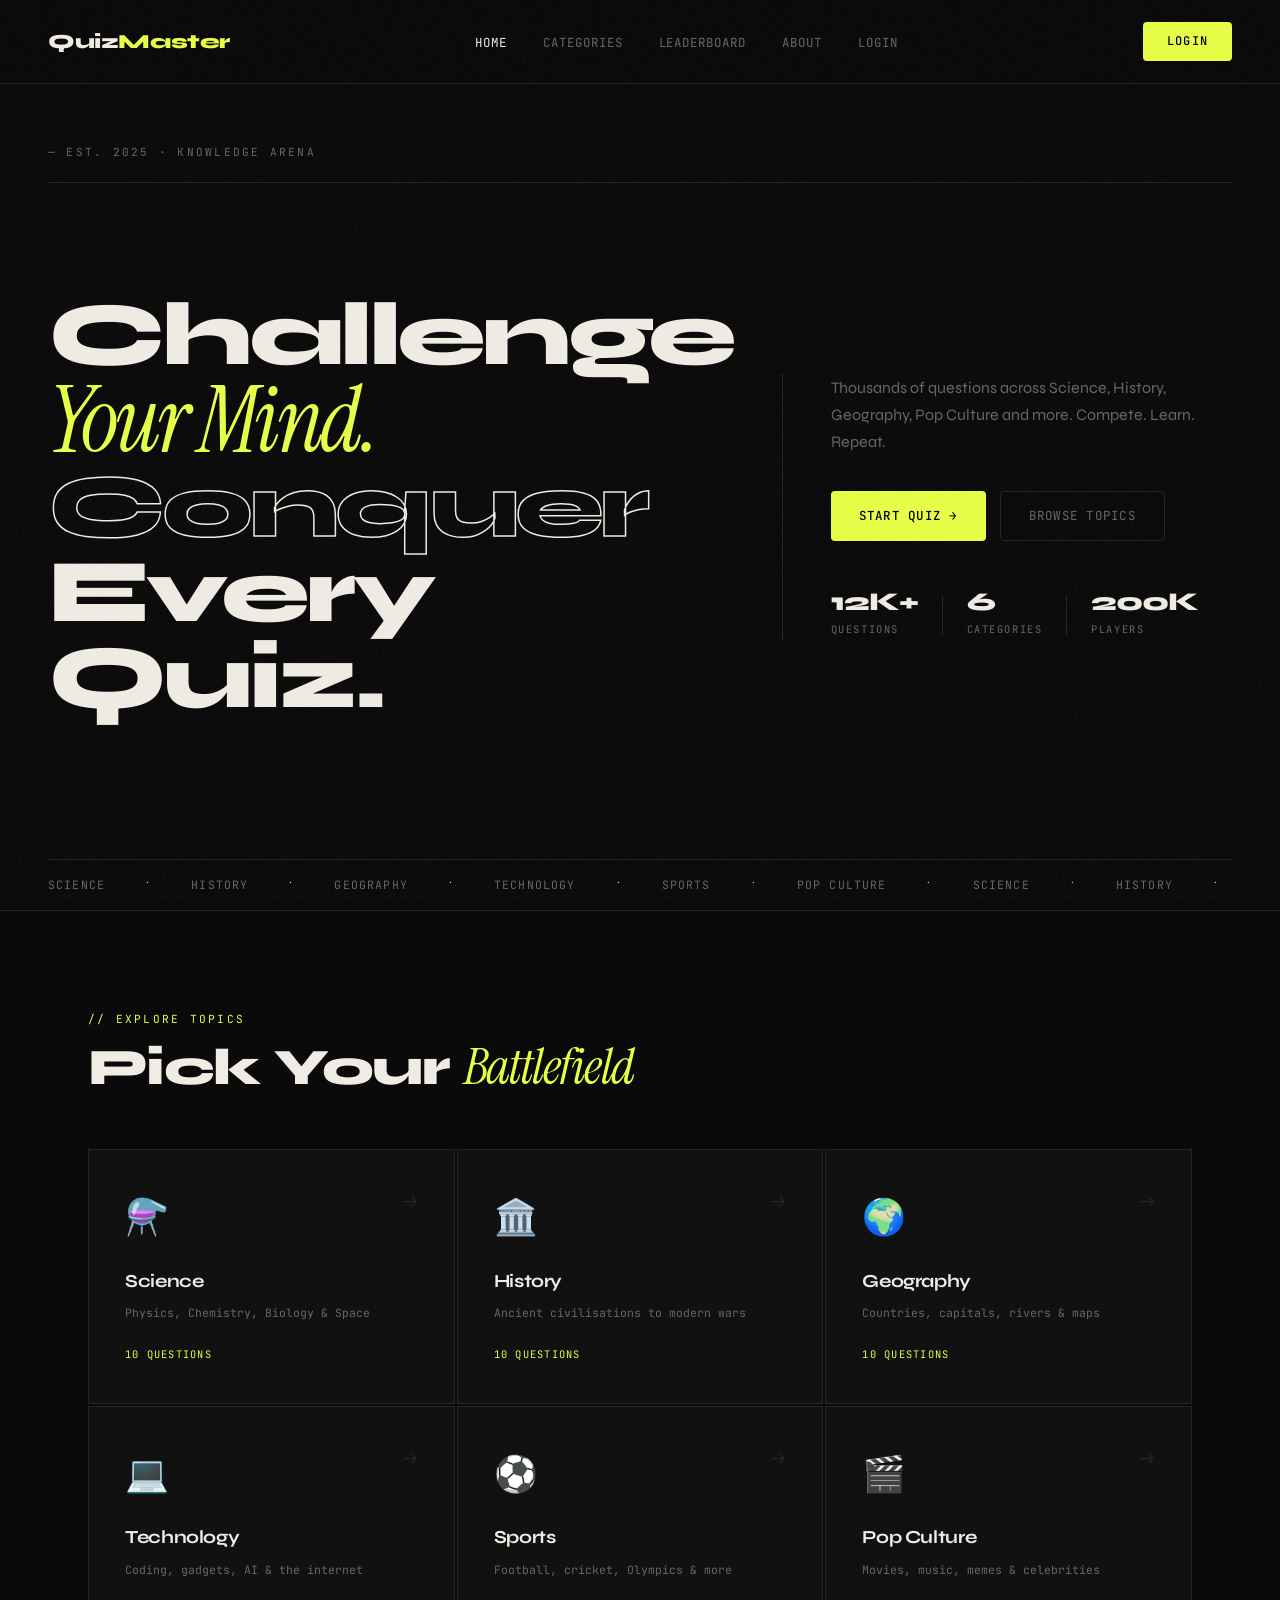
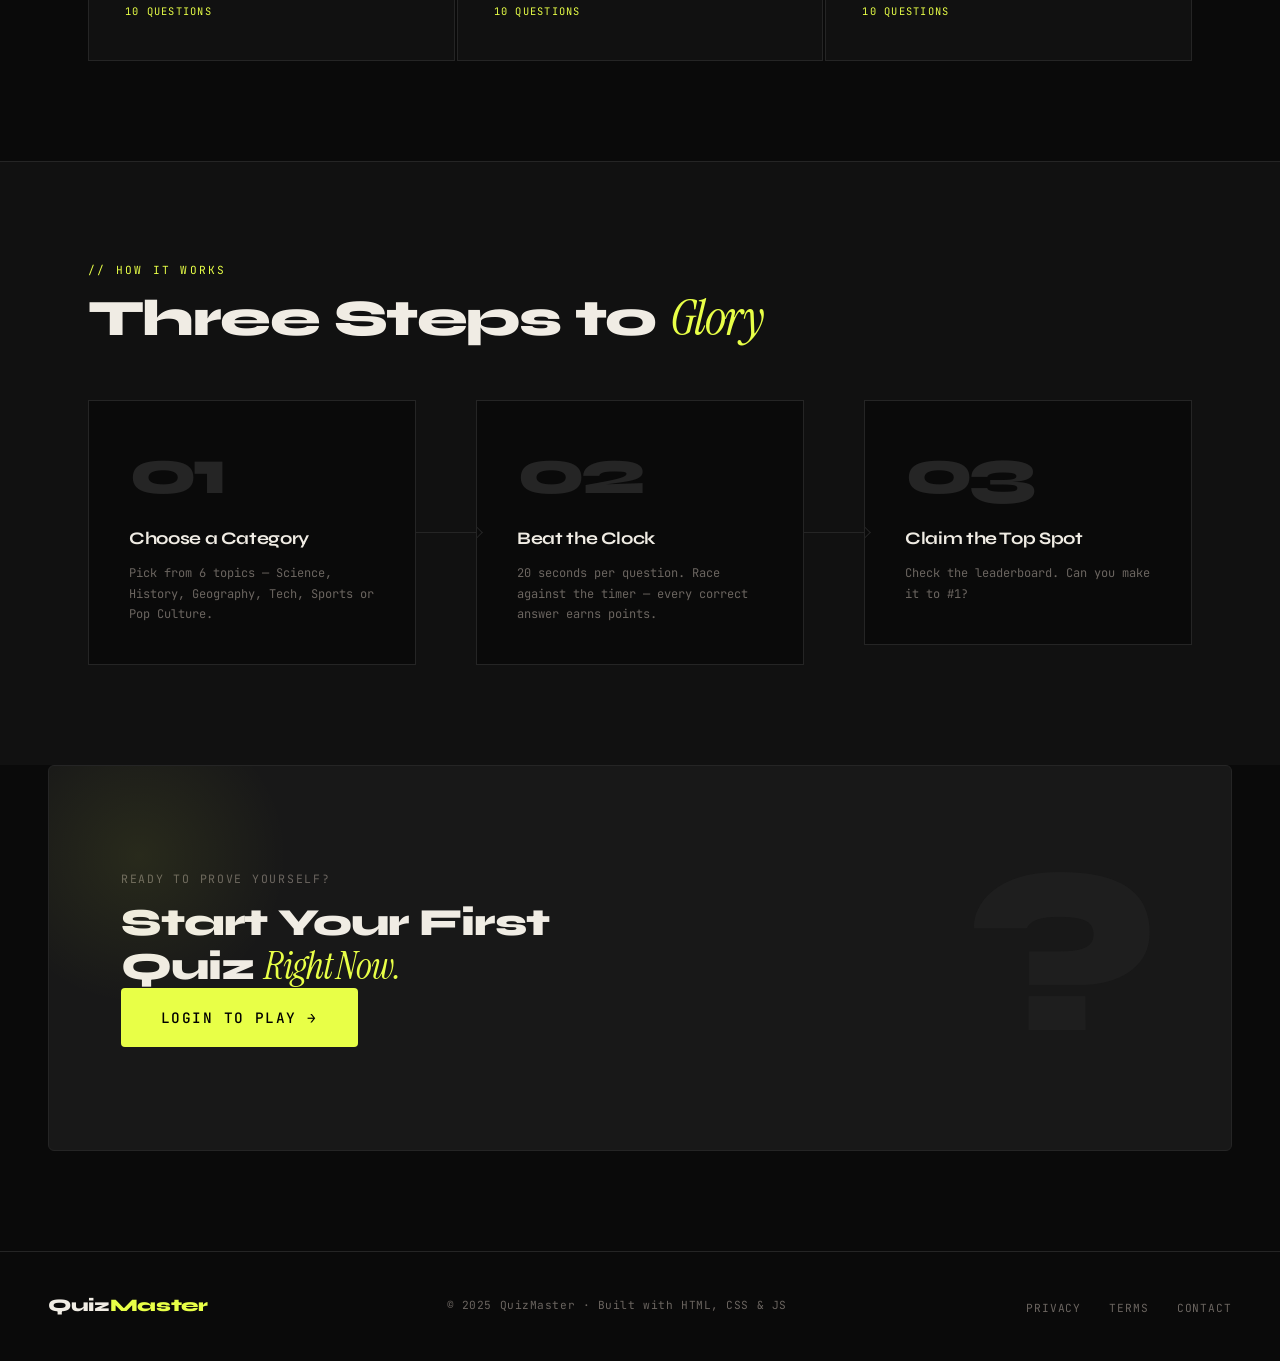
<file: index.html>
<!DOCTYPE html>
<html lang="en">
<head>
  <meta charset="UTF-8"/>
  <meta name="viewport" content="width=device-width, initial-scale=1.0"/>
  <title>QuizMaster — Test Your Knowledge</title>
  <link rel="preconnect" href="https://fonts.googleapis.com">
  <link rel="preconnect" href="https://fonts.gstatic.com" crossorigin>
  <link href="https://fonts.googleapis.com/css2?family=Syne:wght@400;700;800&family=Instrument+Serif:ital@0;1&family=JetBrains+Mono:wght@400;500&display=swap" rel="stylesheet">
  <link rel="stylesheet" href="style.css">
  <link rel="stylesheet" href="index.css">
</head>
<body>

<div class="noise"></div>

<!-- NAVBAR -->
<nav class="navbar">
  <div class="nav-logo">Quiz<span>Master</span></div>
  <ul class="nav-links">
    <li><a href="index.html" class="active">Home</a></li>
    <li><a href="categories.html">Categories</a></li>
    <li><a href="leaderboard.html">Leaderboard</a></li>
    <li><a href="about.html">About</a></li>
    <li><a href="login.html">Login</a></li>
  </ul>
  <a href="login.html" class="nav-cta">Login</a>
</nav>

<!-- ░░ HERO ░░ -->
<section class="hero">
  <div class="hero-tag">— Est. 2025 · Knowledge Arena</div>

  <h1 class="hero-title">
    Challenge<br>
    <em>Your Mind.</em><br>
    <span class="outline-text">Conquer</span><br>
    Every Quiz.
  </h1>

  <div class="hero-right">
    <p class="hero-desc">
      Thousands of questions across Science, History, Geography,
      Pop Culture and more. Compete. Learn. Repeat.
    </p>
    <div class="hero-actions">
      <a href="login.html" class="btn btn-primary">Start Quiz →</a>
      <a href="categories.html" class="btn btn-ghost">Browse Topics</a>
    </div>
    <div class="hero-stats">
      <div class="stat">
        <span class="stat-num">12K+</span>
        <span class="stat-label">Questions</span>
      </div>
      <div class="stat-div"></div>
      <div class="stat">
        <span class="stat-num">6</span>
        <span class="stat-label">Categories</span>
      </div>
      <div class="stat-div"></div>
      <div class="stat">
        <span class="stat-num">200K</span>
        <span class="stat-label">Players</span>
      </div>
    </div>
  </div>
  <div class="ticker-wrap">
    <div class="ticker">
      <span>Science</span><span>·</span>
      <span>History</span><span>·</span>
      <span>Geography</span><span>·</span>
      <span>Technology</span><span>·</span>
      <span>Sports</span><span>·</span>
      <span>Pop Culture</span><span>·</span>
      <span>Science</span><span>·</span>
      <span>History</span><span>·</span>
      <span>Geography</span><span>·</span>
      <span>Technology</span><span>·</span>
      <span>Sports</span><span>·</span>
      <span>Pop Culture</span><span>·</span>
    </div>
  </div>
</section>

<!-- ░░ CATEGORIES PREVIEW ░░ -->
<section class="home-cats" id="categories">
  <div class="home-cats-inner">
    <div class="section-header">
      <p class="section-tag">// explore topics</p>
      <h2 class="section-title">Pick Your <em>Battlefield</em></h2>
    </div>
    <div class="cat-grid">
      <a href="quiz.html?cat=science" class="cat-card" style="--cc:#3a8fff">
        <div class="cat-icon">⚗️</div><h3>Science</h3>
        <p>Physics, Chemistry, Biology &amp; Space</p>
        <span class="cat-count">10 Questions</span><div class="cat-arrow">→</div>
      </a>
      <a href="quiz.html?cat=history" class="cat-card" style="--cc:#ff5c3a">
        <div class="cat-icon">🏛️</div><h3>History</h3>
        <p>Ancient civilisations to modern wars</p>
        <span class="cat-count">10 Questions</span><div class="cat-arrow">→</div>
      </a>
      <a href="quiz.html?cat=geography" class="cat-card" style="--cc:#4cde7f">
        <div class="cat-icon">🌍</div><h3>Geography</h3>
        <p>Countries, capitals, rivers &amp; maps</p>
        <span class="cat-count">10 Questions</span><div class="cat-arrow">→</div>
      </a>
      <a href="quiz.html?cat=technology" class="cat-card" style="--cc:#e8ff47">
        <div class="cat-icon">💻</div><h3>Technology</h3>
        <p>Coding, gadgets, AI &amp; the internet</p>
        <span class="cat-count">10 Questions</span><div class="cat-arrow">→</div>
      </a>
      <a href="quiz.html?cat=sports" class="cat-card" style="--cc:#ff3a7a">
        <div class="cat-icon">⚽</div><h3>Sports</h3>
        <p>Football, cricket, Olympics &amp; more</p>
        <span class="cat-count">10 Questions</span><div class="cat-arrow">→</div>
      </a>
      <a href="quiz.html?cat=popculture" class="cat-card" style="--cc:#c03aff">
        <div class="cat-icon">🎬</div><h3>Pop Culture</h3>
        <p>Movies, music, memes &amp; celebrities</p>
        <span class="cat-count">10 Questions</span><div class="cat-arrow">→</div>
      </a>
    </div>
  </div>
</section>

<!-- ░░ HOW IT WORKS ░░ -->
<section class="how">
  <div class="how-inner">
    <div class="section-header">
      <p class="section-tag">// how it works</p>
      <h2 class="section-title">Three Steps to <em>Glory</em></h2>
    </div>
    <div class="steps">
      <div class="step">
        <div class="step-num">01</div>
        <h3>Choose a Category</h3>
        <p>Pick from 6 topics — Science, History, Geography, Tech, Sports or Pop Culture.</p>
      </div>
      <div class="step-conn"></div>
      <div class="step">
        <div class="step-num">02</div>
        <h3>Beat the Clock</h3>
        <p>20 seconds per question. Race against the timer — every correct answer earns points.</p>
      </div>
      <div class="step-conn"></div>
      <div class="step">
        <div class="step-num">03</div>
        <h3>Claim the Top Spot</h3>
        <p>Check the leaderboard. Can you make it to #1?</p>
      </div>
    </div>
  </div>
</section>

<!-- ░░ CTA BANNER ░░ -->
<section class="cta-banner">
  <div class="cta-inner">
    <p class="cta-sub">Ready to prove yourself?</p>
    <h2 class="cta-title">Start Your First Quiz <em>Right Now.</em></h2>
    <a href="login.html" class="btn btn-primary btn-large">Login to Play →</a>
  </div>
  <div class="cta-deco">?</div>
</section>

<!-- FOOTER -->
<footer class="footer">
  <div class="footer-logo">Quiz<span>Master</span></div>
  <p class="footer-copy">© 2025 QuizMaster · Built with HTML, CSS &amp; JS</p>
  <ul class="footer-links">
    <li><a href="#">Privacy</a></li>
    <li><a href="#">Terms</a></li>
    <li><a href="about.html">Contact</a></li>
  </ul>
</footer>

</body>
</html>
</file>
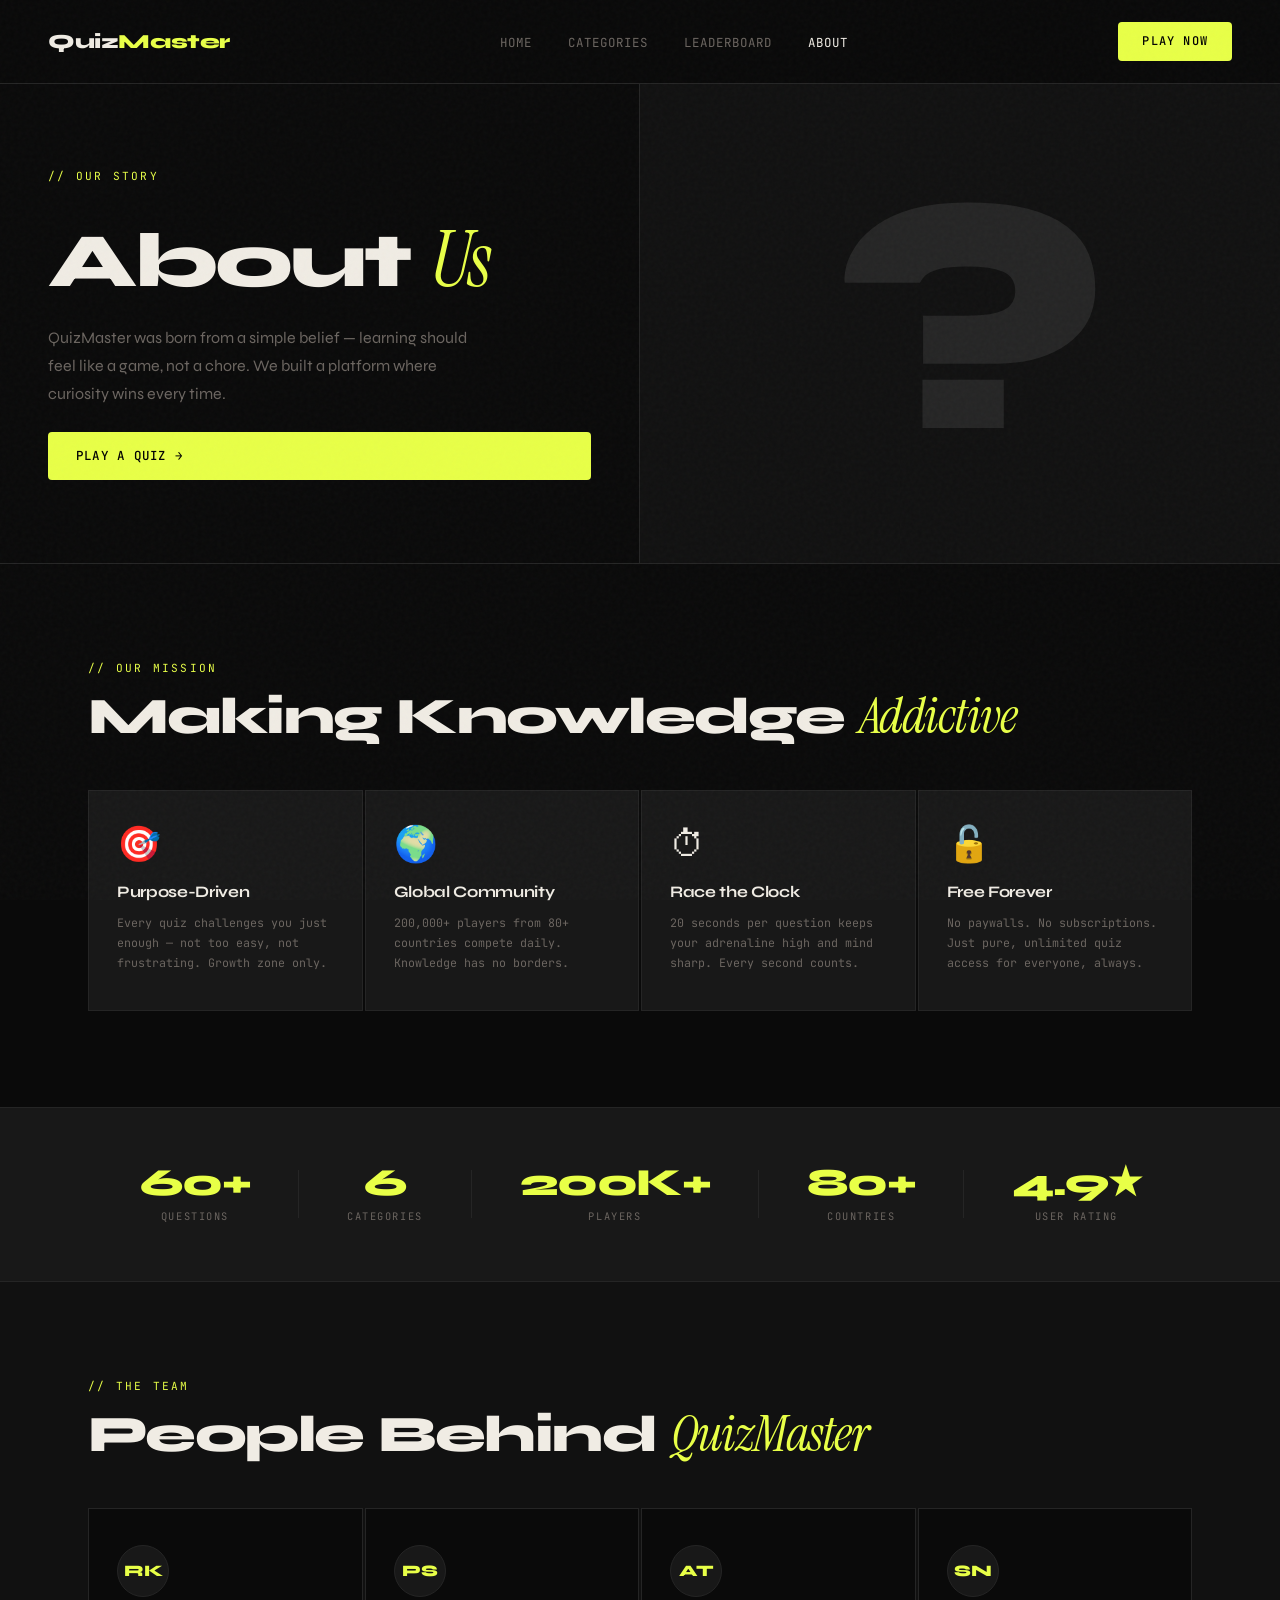
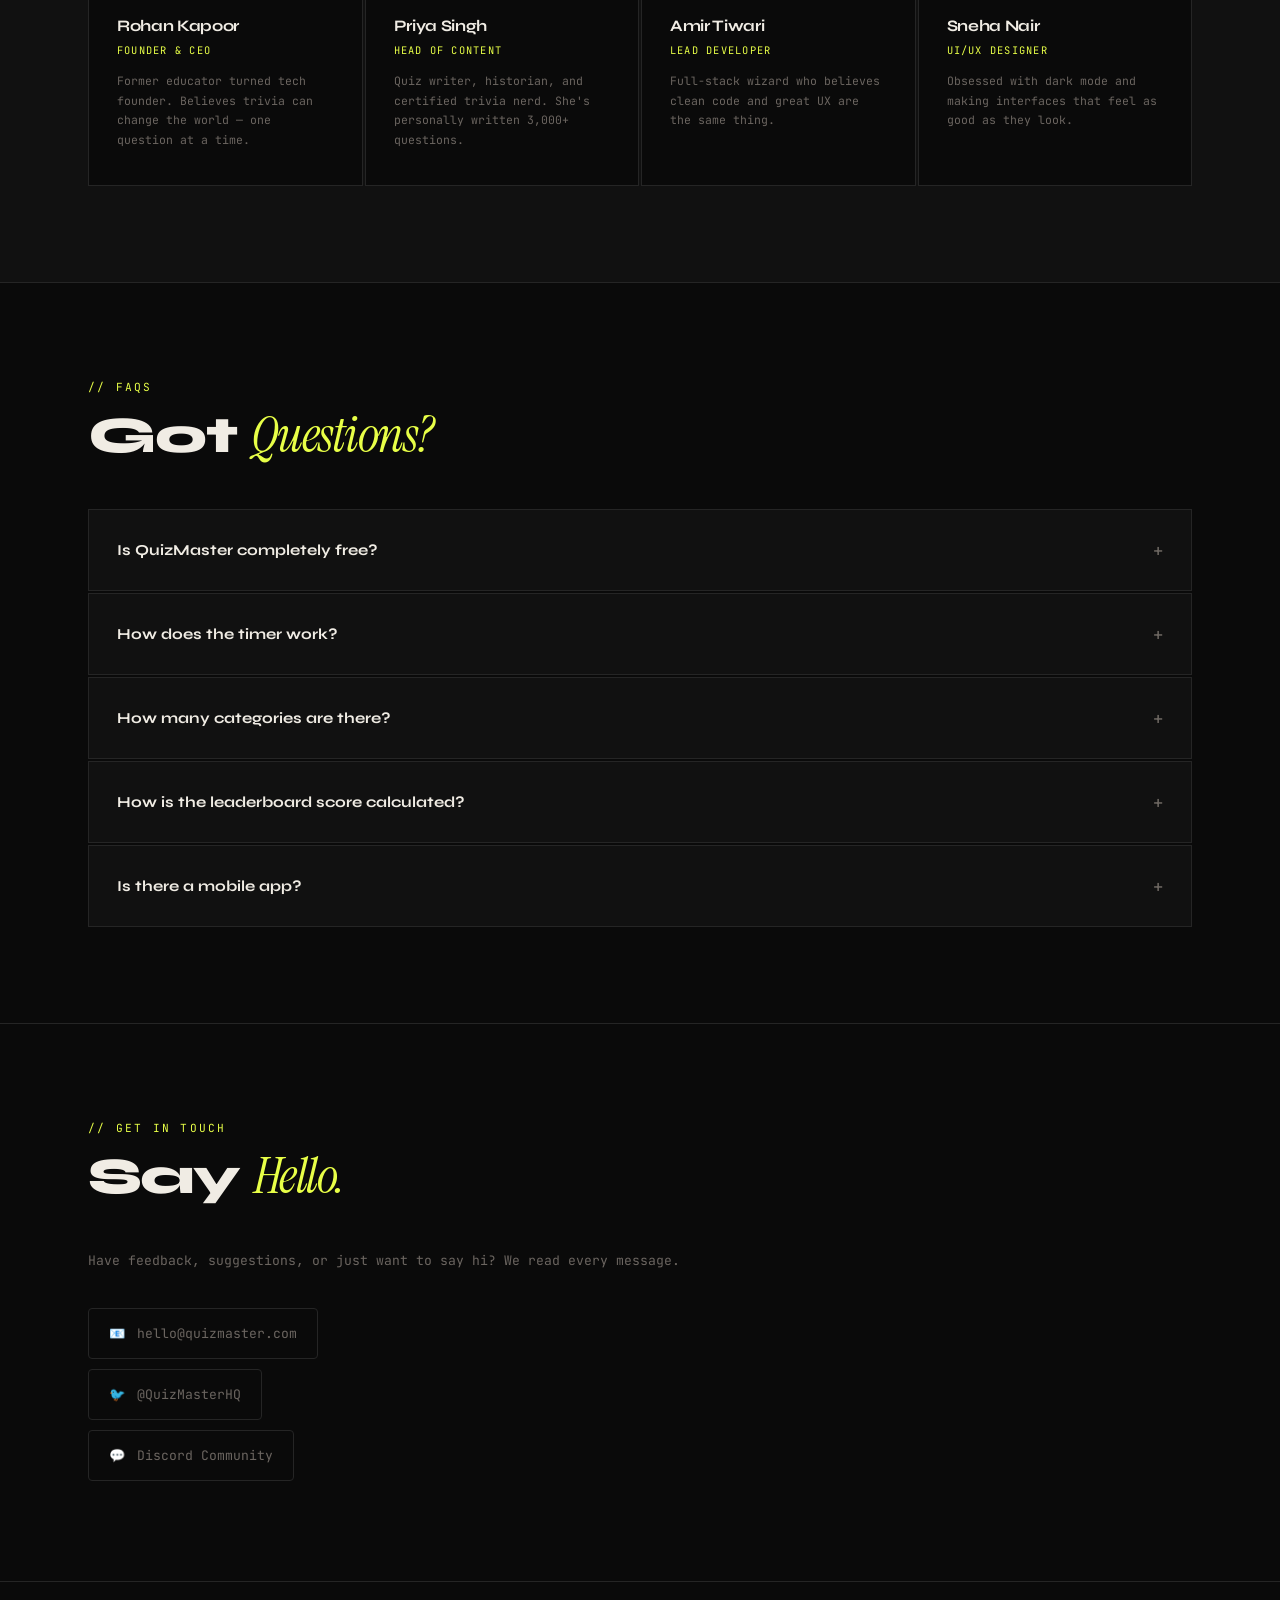
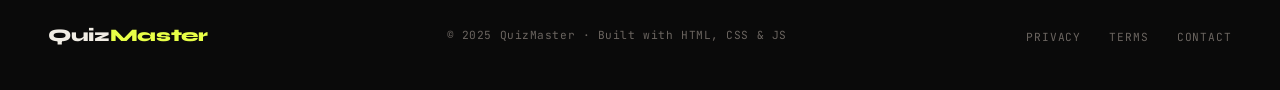
<file: about.html>
<!DOCTYPE html>
<html lang="en">
<head>
  <meta charset="UTF-8"/>
  <meta name="viewport" content="width=device-width, initial-scale=1.0"/>
  <title>About — QuizMaster</title>
  <link rel="preconnect" href="https://fonts.googleapis.com">
  <link rel="preconnect" href="https://fonts.gstatic.com" crossorigin>
  <link href="https://fonts.googleapis.com/css2?family=Syne:wght@400;700;800&family=Instrument+Serif:ital@0;1&family=JetBrains+Mono:wght@400;500&display=swap" rel="stylesheet">
  <link rel="stylesheet" href="style.css">
  <link rel="stylesheet" href="about.css">
</head>
<body>
<div class="noise"></div>

<nav class="navbar">
  <div class="nav-logo">Quiz<span>Master</span></div>
  <ul class="nav-links">
    <li><a href="index.html">Home</a></li>
    <li><a href="categories.html">Categories</a></li>
    <li><a href="leaderboard.html">Leaderboard</a></li>
    <li><a href="about.html" class="active">About</a></li>
  </ul>
  <a href="quiz.html" class="nav-cta">Play Now</a>
</nav>

<!-- HERO -->
<section class="about-hero">
  <div class="ah-left">
    <p class="section-tag">// our story</p>
    <h1 class="page-title">About <em>Us</em></h1>
    <p class="about-intro">
      QuizMaster was born from a simple belief — learning should feel like a game, not a chore.
      We built a platform where curiosity wins every time.
    </p>
    <a href="quiz.html" class="btn btn-primary">Play a Quiz →</a>
  </div>
  <div class="ah-right">
    <div class="big-q">?</div>
  </div>
</section>

<!-- MISSION -->
<section class="about-sec" id="mission-sec">
  <div class="about-inner">
    <p class="section-tag">// our mission</p>
    <h2 class="section-title">Making Knowledge <em>Addictive</em></h2>
    <div class="mission-grid">

      <div class="m-card">
        <span class="m-icon">🎯</span>
        <h3 class="m-title">Purpose-Driven</h3>
        <span class="m-desc">Every quiz challenges you just enough — not too easy, not frustrating. Growth zone only.</span>
      </div>

      <div class="m-card">
        <span class="m-icon">🌍</span>
        <h3 class="m-title">Global Community</h3>
        <span class="m-desc">200,000+ players from 80+ countries compete daily. Knowledge has no borders.</span>
      </div>

      <div class="m-card">
        <span class="m-icon">⏱</span>
        <h3 class="m-title">Race the Clock</h3>
        <span class="m-desc">20 seconds per question keeps your adrenaline high and mind sharp. Every second counts.</span>
      </div>

      <div class="m-card">
        <span class="m-icon">🔓</span>
        <h3 class="m-title">Free Forever</h3>
        <span class="m-desc">No paywalls. No subscriptions. Just pure, unlimited quiz access for everyone, always.</span>
      </div>

    </div>
  </div>
</section>

<!-- STATS STRIP -->
<section class="stats-strip">
  <div class="ss"><span class="ss-num">60+</span><span class="ss-lbl">Questions</span></div>
  <div class="ss-div"></div>
  <div class="ss"><span class="ss-num">6</span><span class="ss-lbl">Categories</span></div>
  <div class="ss-div"></div>
  <div class="ss"><span class="ss-num">200K+</span><span class="ss-lbl">Players</span></div>
  <div class="ss-div"></div>
  <div class="ss"><span class="ss-num">80+</span><span class="ss-lbl">Countries</span></div>
  <div class="ss-div"></div>
  <div class="ss"><span class="ss-num">4.9★</span><span class="ss-lbl">User Rating</span></div>
</section>

<!-- TEAM -->
<section class="about-sec bg-surface">
  <div class="about-inner">
    <p class="section-tag">// the team</p>
    <h2 class="section-title">People Behind <em>QuizMaster</em></h2>
    <div class="team-grid">
      <div class="team-card"><div class="t-av">RK</div><h3>Rohan Kapoor</h3><p class="t-role">Founder &amp; CEO</p><p class="t-bio">Former educator turned tech founder. Believes trivia can change the world — one question at a time.</p></div>
      <div class="team-card"><div class="t-av">PS</div><h3>Priya Singh</h3><p class="t-role">Head of Content</p><p class="t-bio">Quiz writer, historian, and certified trivia nerd. She's personally written 3,000+ questions.</p></div>
      <div class="team-card"><div class="t-av">AT</div><h3>Amir Tiwari</h3><p class="t-role">Lead Developer</p><p class="t-bio">Full-stack wizard who believes clean code and great UX are the same thing.</p></div>
      <div class="team-card"><div class="t-av">SN</div><h3>Sneha Nair</h3><p class="t-role">UI/UX Designer</p><p class="t-bio">Obsessed with dark mode and making interfaces that feel as good as they look.</p></div>
    </div>
  </div>
</section>

<!-- FAQ -->
<section class="about-sec">
  <div class="about-inner">
    <p class="section-tag">// faqs</p>
    <h2 class="section-title">Got <em>Questions?</em></h2>
    <div class="faq-list">
      <details class="faq-item">
        <summary class="faq-q">Is QuizMaster completely free?</summary>
        <p class="faq-a">Yes! QuizMaster is 100% free with no hidden charges, subscriptions, or paywalls.</p>
      </details>
      <details class="faq-item">
        <summary class="faq-q">How does the timer work?</summary>
        <p class="faq-a">Each question has a 20-second countdown. If time runs out, the question is marked as skipped and the correct answer is revealed. A total timer also tracks your full quiz time.</p>
      </details>
      <details class="faq-item">
        <summary class="faq-q">How many categories are there?</summary>
        <p class="faq-a">Currently 6 categories — Science, History, Geography, Technology, Sports, and Pop Culture — each with 10 questions and its own dedicated quiz.</p>
      </details>
      <details class="faq-item">
        <summary class="faq-q">How is the leaderboard score calculated?</summary>
        <p class="faq-a">Scores are based on correct answers, quiz difficulty, and speed. Completing streaks gives bonus multipliers.</p>
      </details>
      <details class="faq-item">
        <summary class="faq-q">Is there a mobile app?</summary>
        <p class="faq-a">Not yet — but our website is fully responsive and works great on mobile browsers. A dedicated app is on our roadmap for 2026.</p>
      </details>
    </div>
  </div>
</section>

<!-- CONTACT -->
<section class="contact-sec">
  <div class="about-inner">
    <p class="section-tag">// get in touch</p>
    <h2 class="section-title">Say <em>Hello.</em></h2>
    <p class="contact-desc">Have feedback, suggestions, or just want to say hi? We read every message.</p>
    <div class="contact-links">
      <a href="mailto:hello@quizmaster.com" class="c-link"><span>📧</span> hello@quizmaster.com</a>
      <a href="#" class="c-link"><span>🐦</span> @QuizMasterHQ</a>
      <a href="#" class="c-link"><span>💬</span> Discord Community</a>
    </div>
  </div>
</section>

<footer class="footer">
  <div class="footer-logo">Quiz<span>Master</span></div>
  <p class="footer-copy">© 2025 QuizMaster · Built with HTML, CSS &amp; JS</p>
  <ul class="footer-links">
    <li><a href="#">Privacy</a></li><li><a href="#">Terms</a></li><li><a href="about.html">Contact</a></li>
  </ul>
</footer>
</body>
</html>
</file>
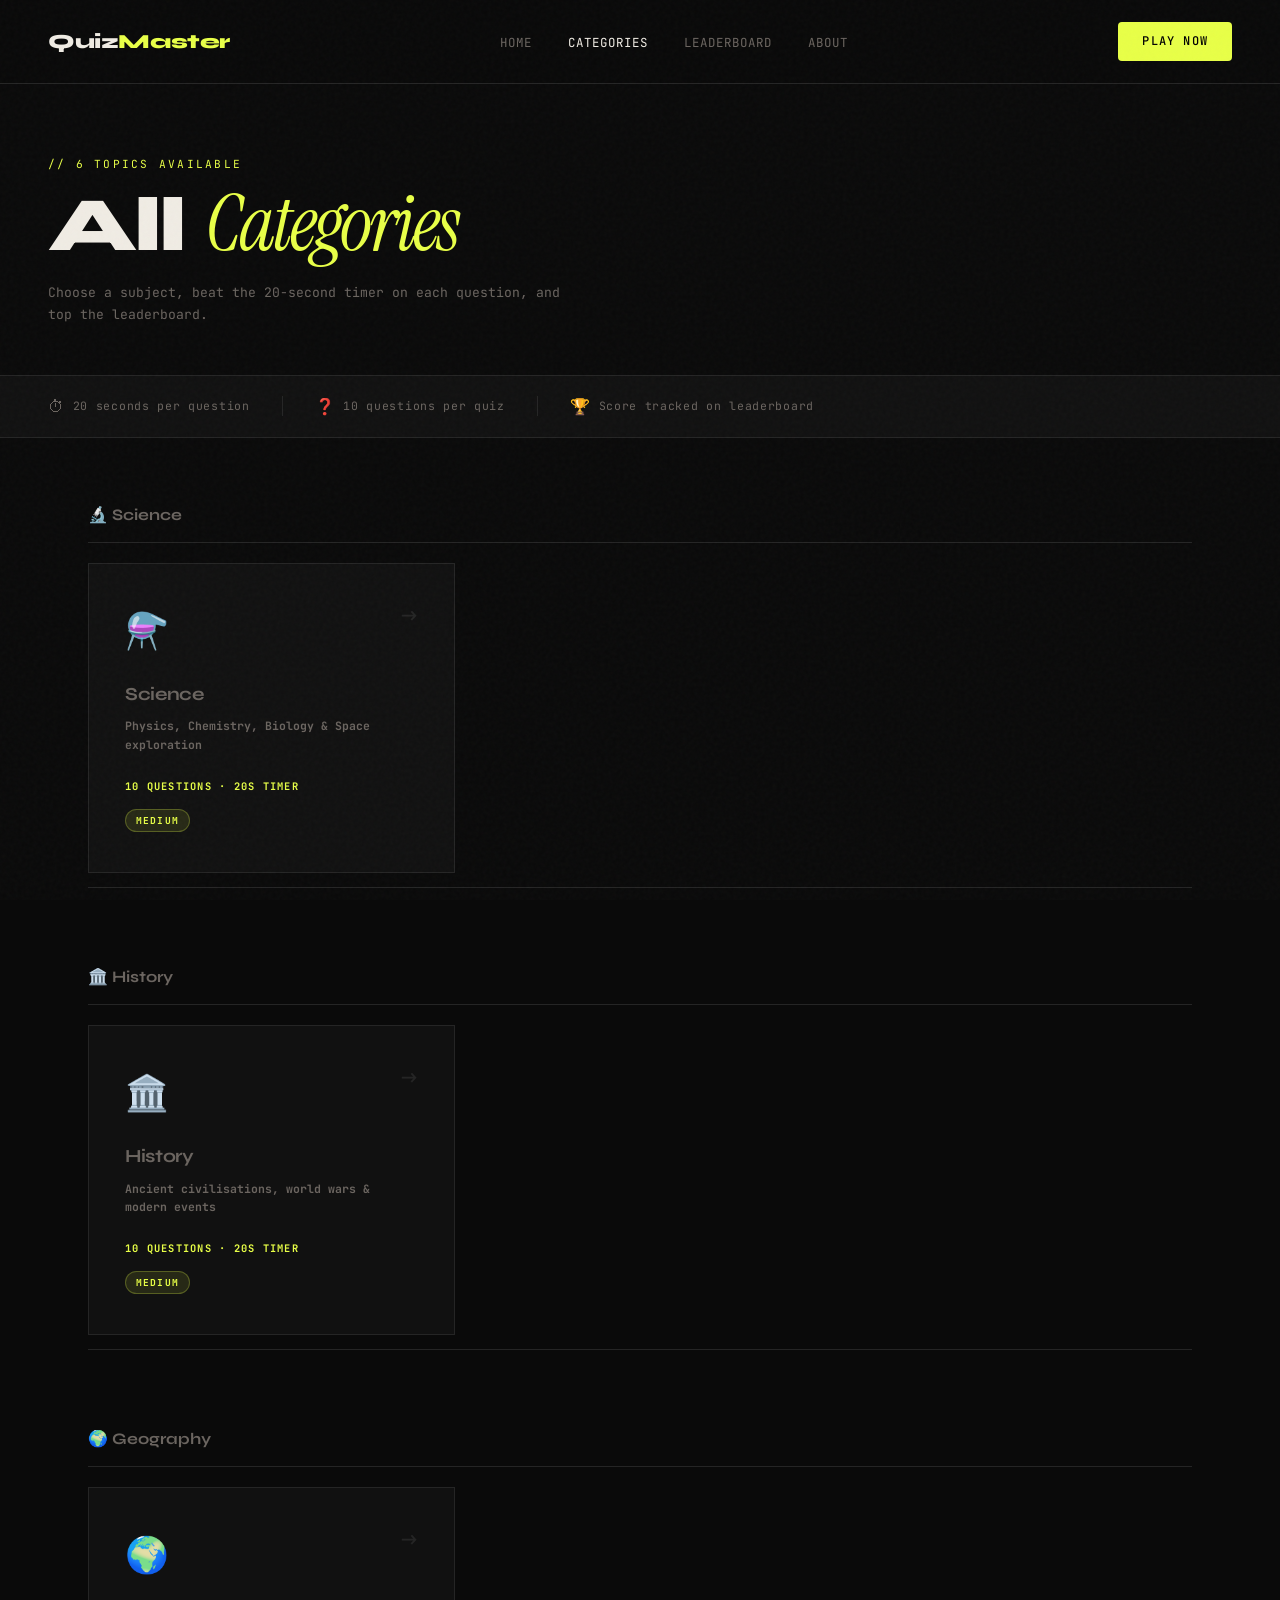
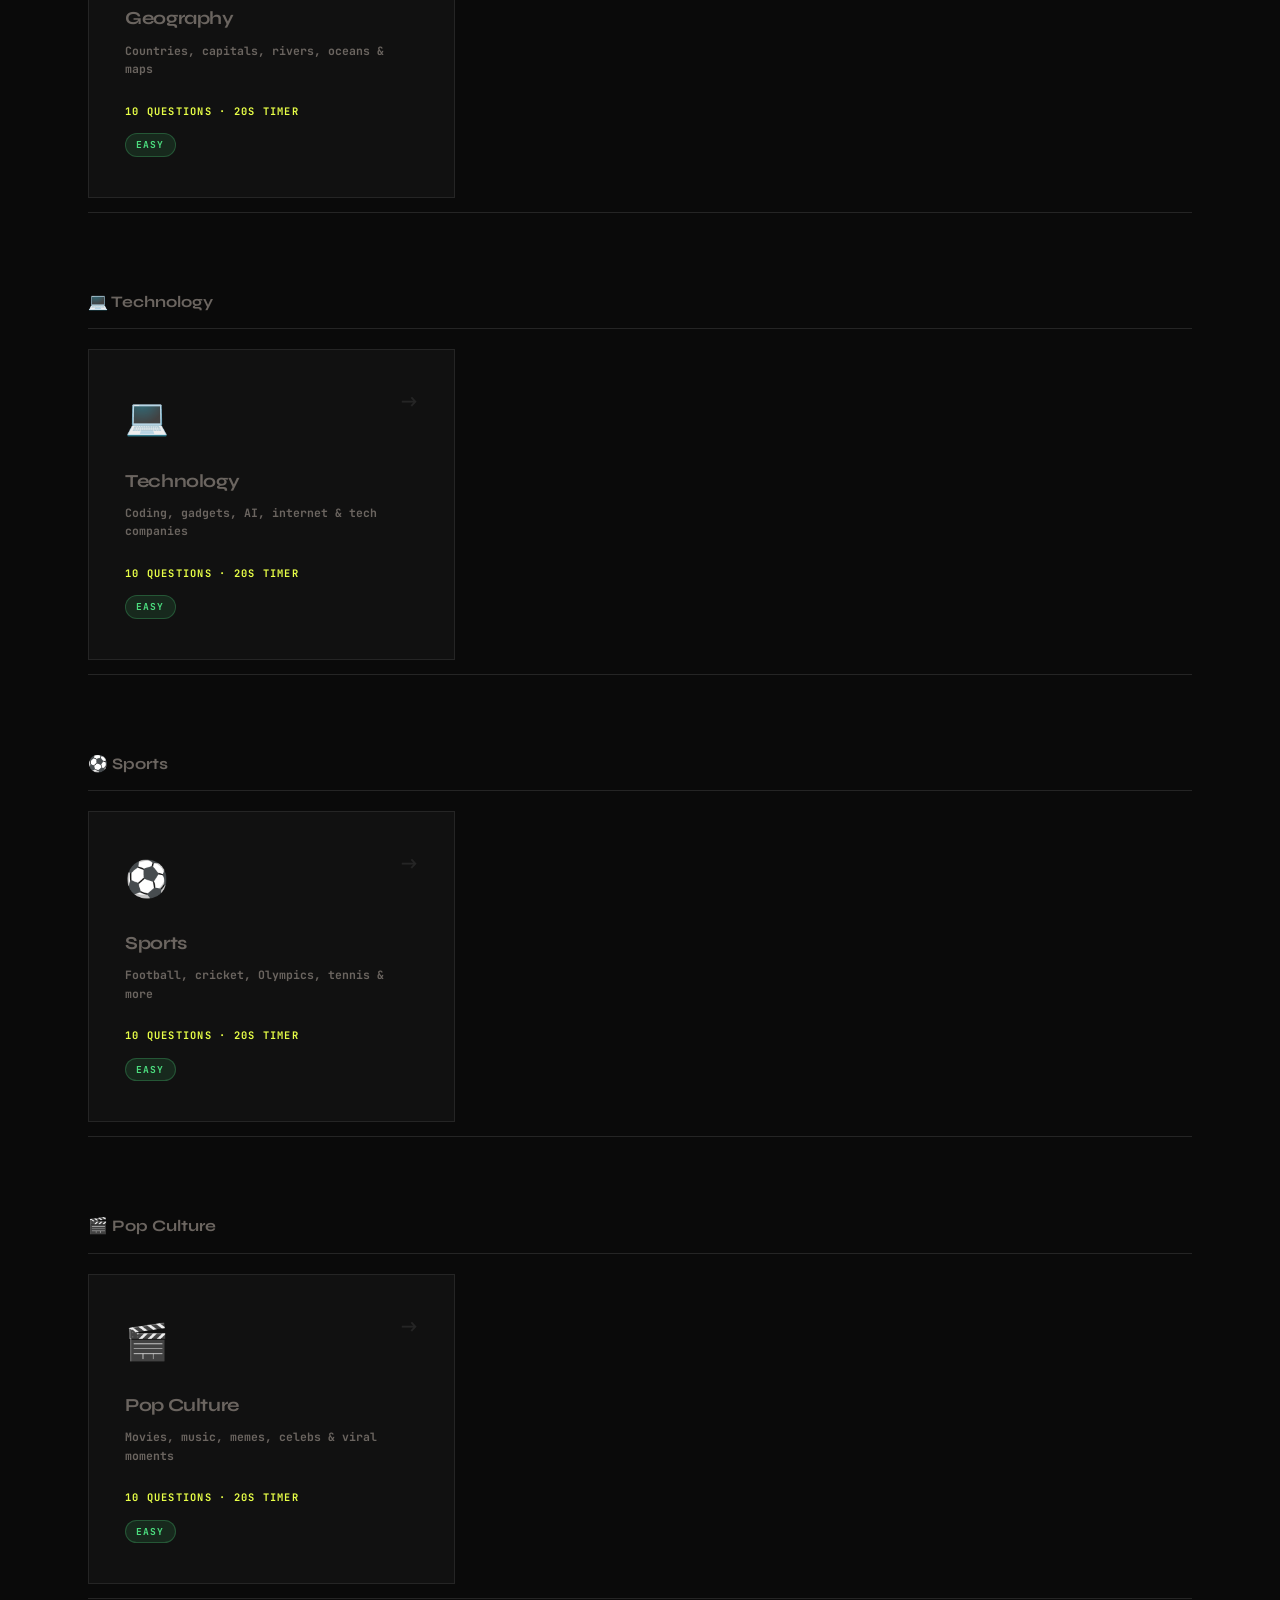
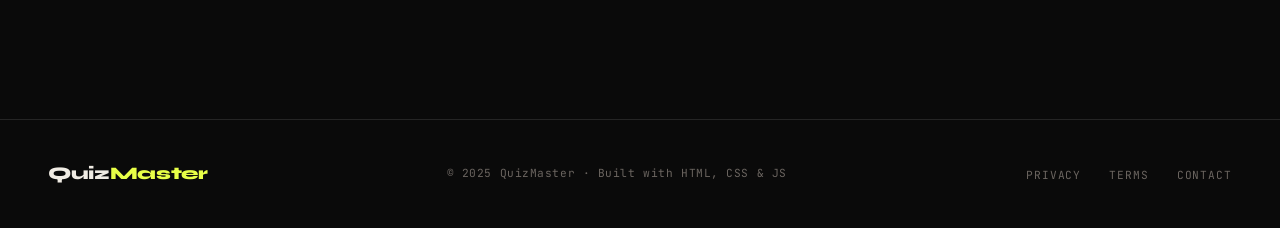
<file: categories.html>
<!DOCTYPE html>
<html lang="en">
<head>
  <meta charset="UTF-8"/>
  <meta name="viewport" content="width=device-width, initial-scale=1.0"/>
  <title>Categories — QuizMaster</title>
  <link rel="preconnect" href="https://fonts.googleapis.com">
  <link rel="preconnect" href="https://fonts.gstatic.com" crossorigin>
  <link href="https://fonts.googleapis.com/css2?family=Syne:wght@400;700;800&family=Instrument+Serif:ital@0;1&family=JetBrains+Mono:wght@400;500&display=swap" rel="stylesheet">
  <link rel="stylesheet" href="style.css">
  <link rel="stylesheet" href="categories.css">
</head>
<body>
<div class="noise"></div>
 
<nav class="navbar">
  <div class="nav-logo">Quiz<span>Master</span></div>
  <ul class="nav-links">
    <li><a href="index.html">Home</a></li>
    <li><a href="categories.html" class="active">Categories</a></li>
    <li><a href="leaderboard.html">Leaderboard</a></li>
    <li><a href="about.html">About</a></li>
  </ul>
  <a href="quiz.html" class="nav-cta">Play Now</a>
</nav>
 
<!-- PAGE HERO -->
<section class="page-hero">
  <p class="section-tag">// 6 topics available</p>
  <h1 class="page-title">All <em>Categories</em></h1>
  <p class="page-desc">Choose a subject, beat the 20-second timer on each question, and top the leaderboard.</p>
</section>
 
<!-- INFO BAR -->
<div class="info-bar">
  <div class="ib-item"><span class="ib-icon">⏱</span> 20 seconds per question</div>
  <div class="ib-sep"></div>
  <div class="ib-item"><span class="ib-icon">❓</span> 10 questions per quiz</div>
  <div class="ib-sep"></div>
  <div class="ib-item"><span class="ib-icon">🏆</span> Score tracked on leaderboard</div>
</div>
 
<!-- CATEGORIES -->
<main class="cats-main">
 
  <!-- SCIENCE -->
  <div class="cat-group">
    <h2 class="group-title">🔬 Science</h2>
    <div class="cat-group-grid">
      <a href="quiz.html?cat=science" class="cat-card" style="--cc:#3a8fff">
        <div class="cat-icon">⚗️</div>
        <h3>Science</h3>
        <p>Physics, Chemistry, Biology &amp; Space exploration</p>
        <span class="cat-count">10 Questions · 20s timer</span>
        <div class="diff-badge diff-medium">Medium</div>
        <div class="cat-arrow">→</div>
      </a>
    </div>
  </div>
 
  <!-- HISTORY -->
  <div class="cat-group">
    <h2 class="group-title">🏛️ History</h2>
    <div class="cat-group-grid">
      <a href="quiz.html?cat=history" class="cat-card" style="--cc:#ff5c3a">
        <div class="cat-icon">🏛️</div>
        <h3>History</h3>
        <p>Ancient civilisations, world wars &amp; modern events</p>
        <span class="cat-count">10 Questions · 20s timer</span>
        <div class="diff-badge diff-medium">Medium</div>
        <div class="cat-arrow">→</div>
      </a>
    </div>
  </div>
 
  <!-- GEOGRAPHY -->
  <div class="cat-group">
    <h2 class="group-title">🌍 Geography</h2>
    <div class="cat-group-grid">
      <a href="quiz.html?cat=geography" class="cat-card" style="--cc:#4cde7f">
        <div class="cat-icon">🌍</div>
        <h3>Geography</h3>
        <p>Countries, capitals, rivers, oceans &amp; maps</p>
        <span class="cat-count">10 Questions · 20s timer</span>
        <div class="diff-badge diff-easy">Easy</div>
        <div class="cat-arrow">→</div>
      </a>
    </div>
  </div>
 
  <!-- TECHNOLOGY -->
  <div class="cat-group">
    <h2 class="group-title">💻 Technology</h2>
    <div class="cat-group-grid">
      <a href="quiz.html?cat=technology" class="cat-card" style="--cc:#e8ff47">
        <div class="cat-icon">💻</div>
        <h3>Technology</h3>
        <p>Coding, gadgets, AI, internet &amp; tech companies</p>
        <span class="cat-count">10 Questions · 20s timer</span>
        <div class="diff-badge diff-easy">Easy</div>
        <div class="cat-arrow">→</div>
      </a>
    </div>
  </div>
 
  <!-- SPORTS -->
  <div class="cat-group">
    <h2 class="group-title">⚽ Sports</h2>
    <div class="cat-group-grid">
      <a href="quiz.html?cat=sports" class="cat-card" style="--cc:#ff3a7a">
        <div class="cat-icon">⚽</div>
        <h3>Sports</h3>
        <p>Football, cricket, Olympics, tennis &amp; more</p>
        <span class="cat-count">10 Questions · 20s timer</span>
        <div class="diff-badge diff-easy">Easy</div>
        <div class="cat-arrow">→</div>
      </a>
    </div>
  </div>
 
  <!-- POP CULTURE -->
  <div class="cat-group">
    <h2 class="group-title">🎬 Pop Culture</h2>
    <div class="cat-group-grid">
      <a href="quiz.html?cat=popculture" class="cat-card" style="--cc:#c03aff">
        <div class="cat-icon">🎬</div>
        <h3>Pop Culture</h3>
        <p>Movies, music, memes, celebs &amp; viral moments</p>
        <span class="cat-count">10 Questions · 20s timer</span>
        <div class="diff-badge diff-easy">Easy</div>
        <div class="cat-arrow">→</div>
      </a>
    </div>
  </div>
 
</main>
 
<footer class="footer">
  <div class="footer-logo">Quiz<span>Master</span></div>
  <p class="footer-copy">© 2025 QuizMaster · Built with HTML, CSS &amp; JS</p>
  <ul class="footer-links">
    <li><a href="#">Privacy</a></li><li><a href="#">Terms</a></li><li><a href="about.html">Contact</a></li>
  </ul>
</footer>
</body>
</html>
</file>
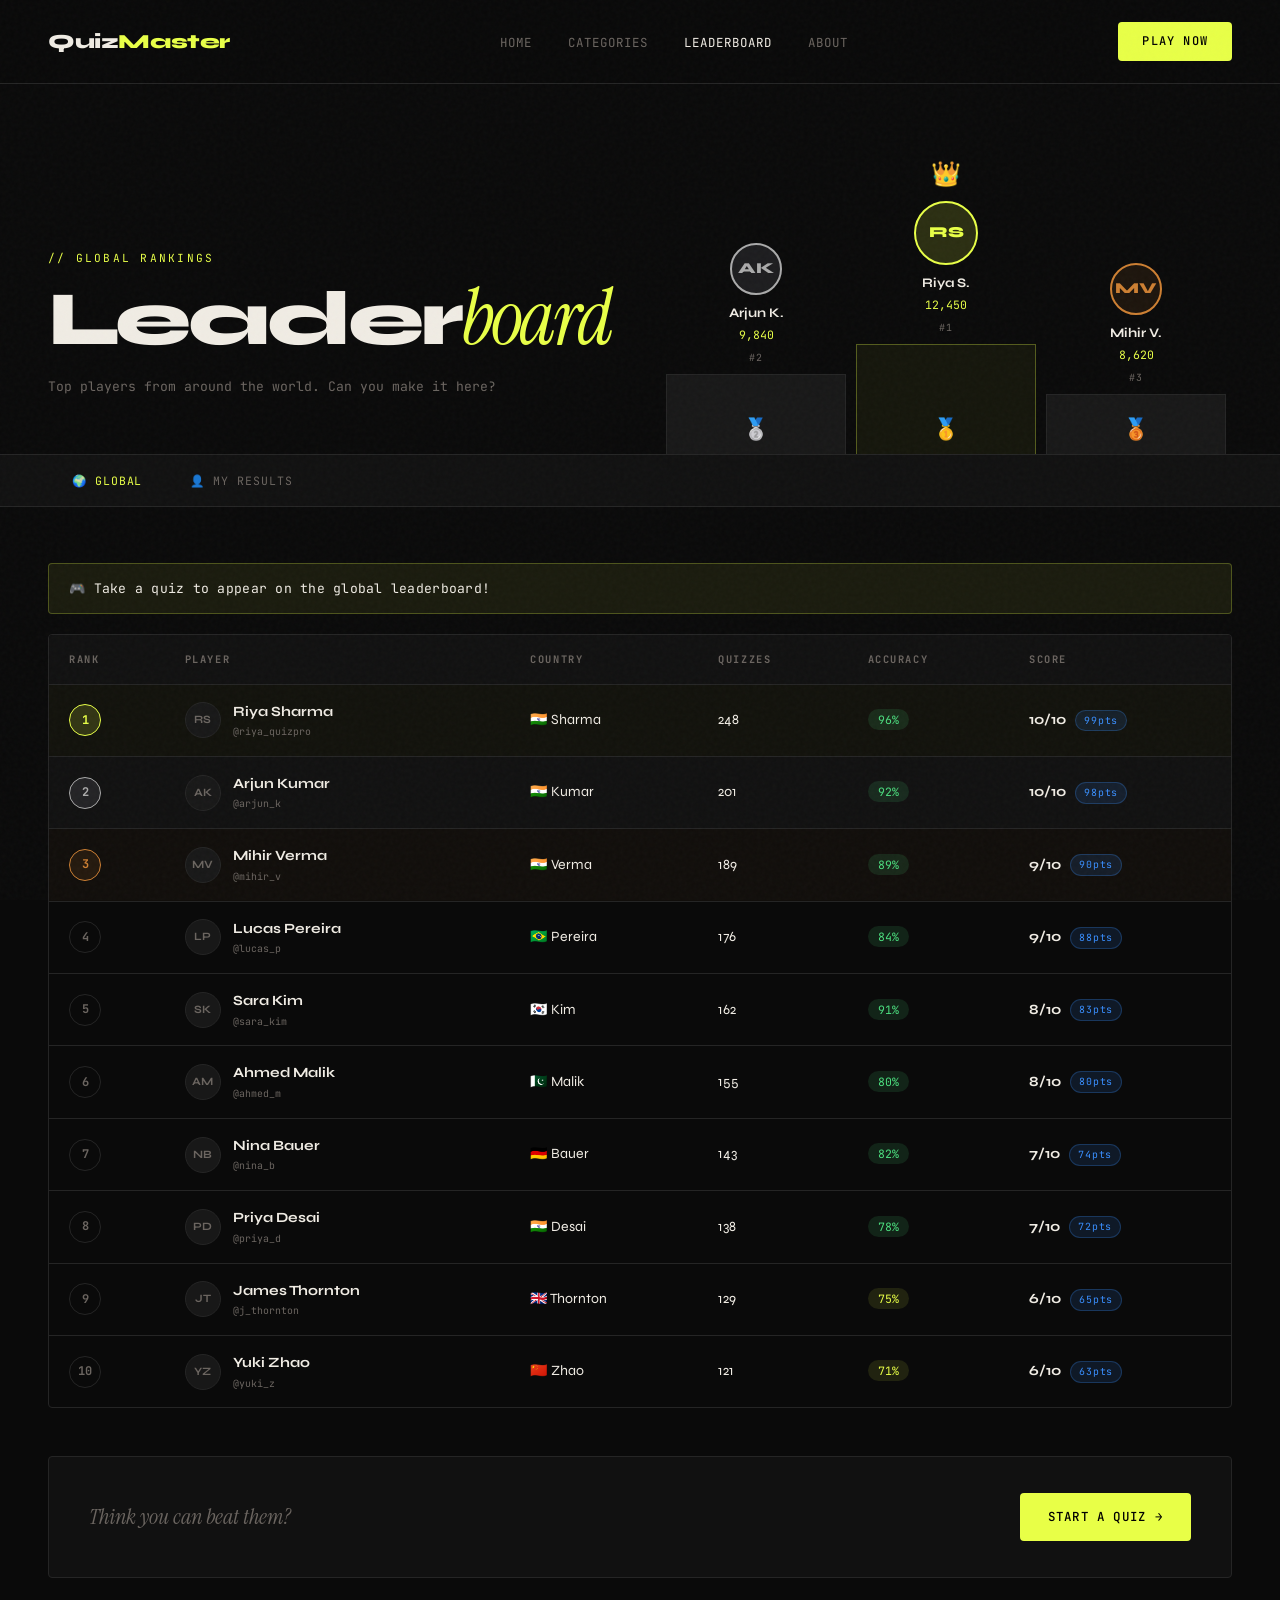
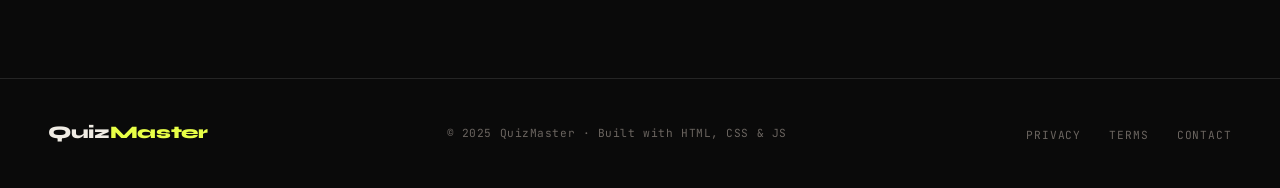
<file: leaderboard.html>
<!DOCTYPE html>
<html lang="en">
<head>
  <meta charset="UTF-8"/>
  <meta name="viewport" content="width=device-width, initial-scale=1.0"/>
  <title>Leaderboard — QuizMaster</title>
  <link rel="preconnect" href="https://fonts.googleapis.com">
  <link rel="preconnect" href="https://fonts.gstatic.com" crossorigin>
  <link href="https://fonts.googleapis.com/css2?family=Syne:wght@400;700;800&family=Instrument+Serif:ital@0;1&family=JetBrains+Mono:wght@400;500&display=swap" rel="stylesheet">
  <link rel="stylesheet" href="style.css">
  <link rel="stylesheet" href="leaderboard.css">
</head>
<body>
<div class="noise"></div>

<nav class="navbar">
  <div class="nav-logo">Quiz<span>Master</span></div>
  <ul class="nav-links">
    <li><a href="index.html">Home</a></li>
    <li><a href="categories.html">Categories</a></li>
    <li><a href="leaderboard.html" class="active">Leaderboard</a></li>
    <li><a href="about.html">About</a></li>
  </ul>
  <a href="quiz.html" class="nav-cta">Play Now</a>
</nav>

<!-- HERO + PODIUM -->
<section class="lb-hero">
  <div class="lb-hero-text">
    <p class="section-tag">// global rankings</p>
    <h1 class="page-title">Leader<em>board</em></h1>
    <p class="page-desc">Top players from around the world. Can you make it here?</p>
  </div>

  <div class="podium">
    <div class="pod-card pod-2">
      <div class="pod-avatar">AK</div>
      <div class="pod-name">Arjun K.</div>
      <div class="pod-score">9,840</div>
      <div class="pod-rank">#2</div>
      <div class="pod-base" style="height:80px">🥈</div>
    </div>
    <div class="pod-card pod-1">
      <div class="pod-crown">👑</div>
      <div class="pod-avatar">RS</div>
      <div class="pod-name">Riya S.</div>
      <div class="pod-score">12,450</div>
      <div class="pod-rank">#1</div>
      <div class="pod-base" style="height:110px">🥇</div>
    </div>
    <div class="pod-card pod-3">
      <div class="pod-avatar">MV</div>
      <div class="pod-name">Mihir V.</div>
      <div class="pod-score">8,620</div>
      <div class="pod-rank">#3</div>
      <div class="pod-base" style="height:60px">🥉</div>
    </div>
  </div>
</section>

<!-- TABS -->
<div class="lb-tabs">
  <button class="lb-tab lb-tab-active" onclick="switchTab(this,'global')">🌍 Global</button>
  <button class="lb-tab" onclick="switchTab(this,'mine')">👤 My Results</button>
</div>

<!-- TABLE -->
<main class="lb-main">

  <!-- MY RESULTS PANEL -->
  <div id="panel-mine" style="display:none">
    <div id="my-results-list"></div>
    <div class="my-clear-wrap">
      <button class="btn-clear-my" onclick="clearMyResults()">🗑 Clear My History</button>
    </div>
  </div>

  <!-- GLOBAL TABLE PANEL -->
  <div id="panel-global">
    <!-- USER POSITION BANNER -->
    <div id="user-pos-banner" class="user-pos-banner" style="display:none"></div>

  <div class="lb-table-wrap">
    <table class="lb-table">
      <thead>
        <tr>
          <th>Rank</th><th>Player</th><th>Country</th>
          <th>Quizzes</th><th>Accuracy</th><th>Score</th>
        </tr>
      </thead>
      <tbody id="global-tbody"></tbody>
    </table>
  </div>

  </div><!-- /panel-global -->

  <div class="lb-cta">
    <p>Think you can beat them?</p>
    <a href="quiz.html" class="btn btn-primary">Start a Quiz →</a>
  </div>
</main>

<footer class="footer">
  <div class="footer-logo">Quiz<span>Master</span></div>
  <p class="footer-copy">© 2025 QuizMaster · Built with HTML, CSS &amp; JS</p>
  <ul class="footer-links">
    <li><a href="#">Privacy</a></li><li><a href="#">Terms</a></li><li><a href="about.html">Contact</a></li>
  </ul>
</footer>

<script>

// har player mein yeh information hai : name-player ka naam ; handle-username;flage-country ka emoji;quizzes-kitni quiz khelee;score-kitne sahi jawab,accuracy-percentage
const GLOBAL_PLAYERS = [
  { name:'Riya Sharma',   handle:'@riya_quizpro', flag:'🇮🇳', quizzes:248, score:10, total:10, accuracy:96 },
  { name:'Arjun Kumar',   handle:'@arjun_k',      flag:'🇮🇳', quizzes:201, score:10, total:10, accuracy:92 },
  { name:'Mihir Verma',   handle:'@mihir_v',       flag:'🇮🇳', quizzes:189, score:9,  total:10, accuracy:89 },
  { name:'Lucas Pereira', handle:'@lucas_p',       flag:'🇧🇷', quizzes:176, score:9,  total:10, accuracy:84 },
  { name:'Sara Kim',      handle:'@sara_kim',      flag:'🇰🇷', quizzes:162, score:8,  total:10, accuracy:91 },
  { name:'Ahmed Malik',   handle:'@ahmed_m',       flag:'🇵🇰', quizzes:155, score:8,  total:10, accuracy:80 },
  { name:'Nina Bauer',    handle:'@nina_b',        flag:'🇩🇪', quizzes:143, score:7,  total:10, accuracy:82 },
  { name:'Priya Desai',   handle:'@priya_d',       flag:'🇮🇳', quizzes:138, score:7,  total:10, accuracy:78 },
  { name:'James Thornton',handle:'@j_thornton',    flag:'🇬🇧', quizzes:129, score:6,  total:10, accuracy:75 },
  { name:'Yuki Zhao',     handle:'@yuki_z',        flag:'🇨🇳', quizzes:121, score:6,  total:10, accuracy:71 },
];

// agar file me koi problem ho to vo file khali dikha do
function getHistory() {
  try { return JSON.parse(localStorage.getItem('quizmaster_history')) || []; }
  catch { return []; }
}

// clear history button ka kaam karta hai phele ek popup aata hai ok kerte hi sara data delete ker deta hai
function clearMyResults() {
  if (confirm('Clear all your quiz history?')) {
    localStorage.removeItem('quizmaster_history');
    renderMyResults();
  }
}
// Score aur accuracy dono milaake ek final number banata hai 
function combinedScore(score, total, accuracy) {
  return Math.round((score / total) * 70 + accuracy * 0.30);
}


// global ya results tab click karo toh screen badalta hai 
function switchTab(btn, tab) {
  document.querySelectorAll('.lb-tab').forEach(b => b.classList.remove('lb-tab-active'));
  btn.classList.add('lb-tab-active');
  document.getElementById('panel-global').style.display = tab === 'global' ? 'block' : 'none';
  document.getElementById('panel-mine').style.display   = tab === 'mine'   ? 'block' : 'none';
  if (tab === 'global') renderGlobal();
  if (tab === 'mine')   renderMyResults();
}

// user ki history uthao browser se
function renderGlobal() {
  const h = getHistory();

// user ka best attempt dhundho -sab results mein se highest combined score wala . 
// reduce - list mein se ek best items dhundne ka tarika hai
  let userEntry = null;
  if (h.length > 0) {
    const best = h.reduce((a, b) => (b.combinedScore||0) > (a.combinedScore||0) ? b : a);
    
    // user ka ek entry banao-bilkul global players jaisi -taaki table mein mix ho sake
    // isUser:true-ye pehchaan ke liye hai ki yeh user hai,global player nahi.
    userEntry = {
      name:     'Antim',
      handle:   '@antim',
      flag:     '🏠',
      quizzes:  h.length,
      score:    best.score,
      total:    best.total,
      accuracy: best.accuracy,
      isUser:   true,
      cat:      best.catName,
      combined: best.combinedScore || combinedScore(best.score, best.total, best.accuracy),
    };
  }

  // global player ka combined score calculate karo ...p-spread operator -player ki saari purani info copy karo,sirf combined,
  // aur isUser nayi add karo.
  const players = GLOBAL_PLAYERS.map(p => ({
  
    ...p, combined: combinedScore(p.score, p.total, p.accuracy), isUser: false,
  }));

  // dono milaao aur sort karo-highest score sabse upar
  const all = userEntry ? [...players, userEntry] : players;
  all.sort((a,b) => b.combined - a.combined);

  const userRank = userEntry ? all.findIndex(p => p.isUser) + 1 : null;

  const tbody = document.getElementById('global-tbody');

  // har player ka table row banao ,initials-naam ke pehle letters: user ke liye -me
  tbody.innerHTML = all.map((p, i) => {
    const rank  = i + 1;
    const isTop = rank <= 3;
    const badgeCls = rank===1?'rb-gold':rank===2?'rb-silver':rank===3?'rb-bronze':'';
    const rowCls   = p.isUser ? 'lb-user-row' : rank===1?'lb-gold':rank===2?'lb-silver':rank===3?'lb-bronze':'';
    const pct      = p.score / p.total;
    const accCls   = pct>=.7?'acc-high':pct>=.4?'acc-mid':'acc-low';
    const initials = p.isUser ? 'ME' : p.name.split(' ').map(w=>w[0]).join('').slice(0,2);
    const combined = p.combined;

    // table row ka html banata hai-rank,naam,avatar sab.
    // user ki row mein extra "you" yellow badge lagta hai-taaki easily pehchaan ho.
    return `<tr class="${rowCls}">
      <td><span class="rank-badge ${badgeCls}">${rank}</span></td>
      <td>
        <div class="player-cell">
          <div class="av ${p.isUser?'av-user':''}">${initials}</div>
          <div>
            <div class="pname">${p.name}${p.isUser?' <span class="you-tag">YOU</span>':''}</div>
            <div class="psub">${p.handle}${p.isUser?' · Best: '+p.cat:''}</div>
          </div>
        </div>
      </td>
      <td>${p.flag} ${p.isUser?'—':p.name.split(' ')[1]||''}</td>
      <td>${p.quizzes}</td>
      <td><span class="acc ${accCls}">${p.accuracy}%</span></td>
      <td>
        <strong>${p.score}/${p.total}</strong>
        <span class="combined-score">${combined}pts</span>
      </td>
    </tr>`;
  }).join('');

  // Show user position banner if user exists
  const banner = document.getElementById('user-pos-banner');
  if (userEntry && userRank) {
    const emoji = userRank === 1 ? '🏆' : userRank <= 3 ? '🥈' : userRank <= 5 ? '🎯' : '📈';
    banner.innerHTML = `${emoji} Your current global position: <strong>#${userRank}</strong> — Combined Score: <strong>${userEntry.combined} pts</strong>`;
    banner.style.display = 'block';
  } else {
    banner.innerHTML = '🎮 Take a quiz to appear on the global leaderboard!';
    banner.style.display = 'block';
  }
}

// my result tab ka poora content banata hai .agar history khaali hai toh message dikhao aur band karo.
function renderMyResults() {
  const list = document.getElementById('my-results-list');
  const h    = getHistory();

  if (h.length === 0) {
    list.innerHTML = '<div class="my-empty">No results yet. <a href="quiz.html">Take a quiz →</a></div>';
    return;
  }


  // 4 summary numbers calculate karo
  const totalQuizzes = h.length;
  const avgScore     = (h.reduce((s,r) => s + r.score, 0) / totalQuizzes).toFixed(1);
  const avgAcc       = Math.round(h.reduce((s,r) => s + r.accuracy, 0) / totalQuizzes);
  const bestCombined = Math.max(...h.map(r => r.combinedScore || combinedScore(r.score, r.total, r.accuracy)));

  // Rank each attempt against global
  const allGlobalCombined = GLOBAL_PLAYERS.map(p => combinedScore(p.score, p.total, p.accuracy)).sort((a,b)=>b-a);

  const rows = h.map((r, i) => {
    const cs     = r.combinedScore || combinedScore(r.score, r.total, r.accuracy);
    const rank   = allGlobalCombined.filter(g => g > cs).length + 1;
    const pct    = r.score / r.total;
    const col    = pct >= .7 ? '#4cde7f' : pct >= .4 ? '#e8ff47' : '#ff5c3a';
    const accCls = pct >= .7 ? 'acc-high' : pct >= .4 ? 'acc-mid' : 'acc-low';
    const rankBadge = rank===1?'rb-gold':rank===2?'rb-silver':rank===3?'rb-bronze':'';
    
    // har attempt ka table row banao-rank,subject,score,accuracy,time,combined sab
    return `<tr>
      <td><span class="rank-badge ${rankBadge}">#${rank}</span></td>
      <td>
        <div class="player-cell">
          <div class="av">${r.catIcon}</div>
          <div><div class="pname">${r.catName}</div><div class="psub">${r.date} · ${r.time}</div></div>
        </div>
      </td>
      <td><span style="color:${col};font-weight:800">${r.score}/${r.total}</span></td>
      <td><span class="acc ${accCls}">${r.accuracy}%</span></td>
      <td class="psub">${r.timeUsed}s</td>
      <td><span class="combined-score">${cs}pts</span></td>
    </tr>`;
  }).join('');


  //4 summary cards dikho phir neeche table
  list.innerHTML = `
    <div class="my-summary">
      <div class="ms-card"><div class="ms-val">${totalQuizzes}</div><div class="ms-lbl">Quizzes Taken</div></div>
      <div class="ms-card"><div class="ms-val">${avgScore}/10</div><div class="ms-lbl">Avg Score</div></div>
      <div class="ms-card"><div class="ms-val">${avgAcc}%</div><div class="ms-lbl">Avg Accuracy</div></div>
      <div class="ms-card"><div class="ms-val">${bestCombined}pts</div><div class="ms-lbl">Best Combined</div></div>
    </div>
    <div class="lb-table-wrap" style="margin-top:24px">
      <table class="lb-table">
        <thead>
          <tr><th>Rank</th><th>Subject</th><th>Score</th><th>Accuracy</th><th>Time</th><th>Combined</th></tr>
        </thead>
        <tbody>${rows}</tbody>
      </table>
    </div>`;
}

/* ══ INIT ══ */
renderGlobal();
</script>
</body>
</html>
</file>
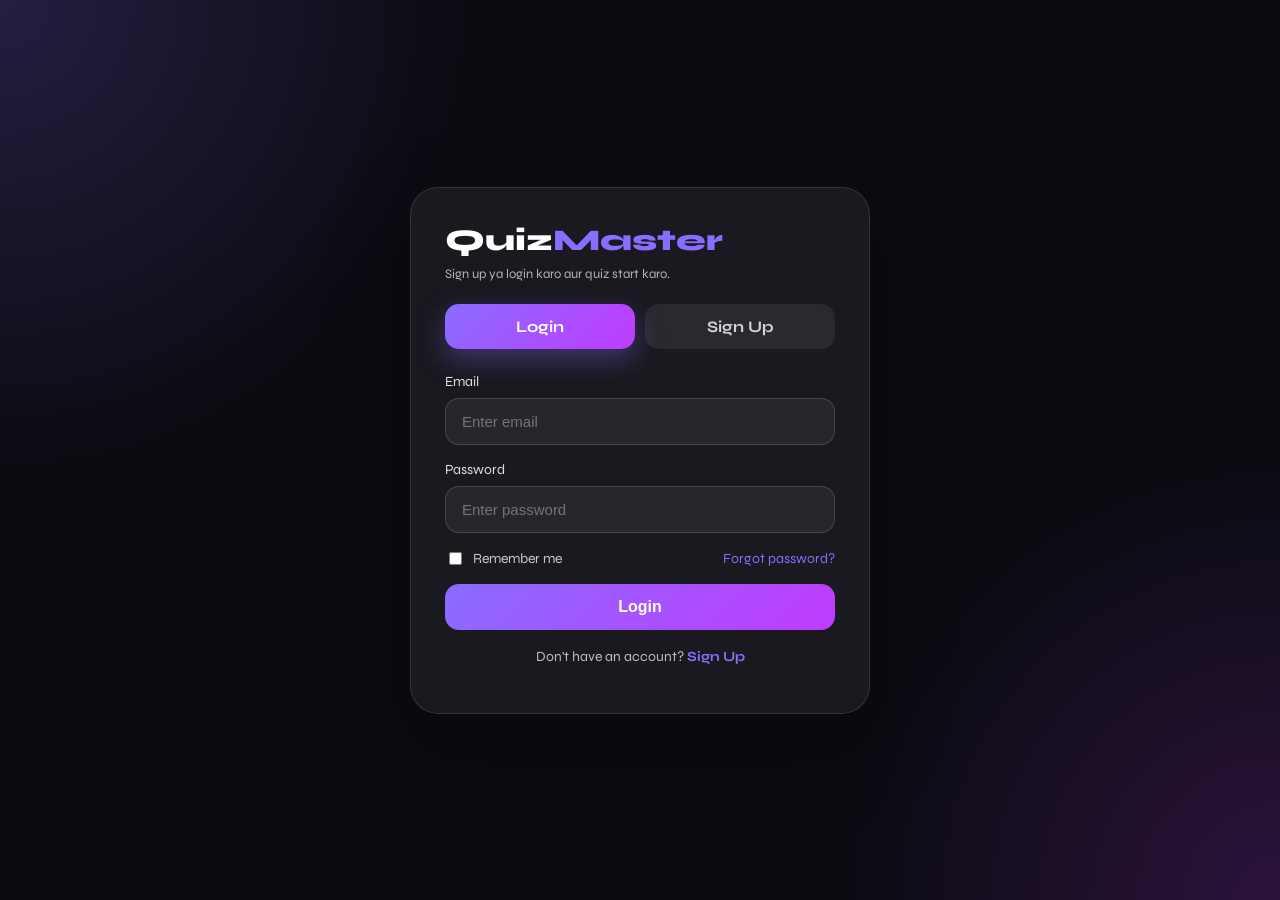
<file: login.htm>
<!DOCTYPE html>
<html lang="en">
<head>
  <meta charset="UTF-8" />
  <meta name="viewport" content="width=device-width, initial-scale=1.0" />
  <title>QuizMaster | Auth</title>
  <link rel="preconnect" href="https://fonts.googleapis.com">
  <link rel="preconnect" href="https://fonts.gstatic.com" crossorigin>
  <link href="https://fonts.googleapis.com/css2?family=Syne:wght@400;700;800&family=Instrument+Serif:ital@0;1&family=JetBrains+Mono:wght@400;500&display=swap" rel="stylesheet">
  <style>
    * { box-sizing: border-box; }
    body {
      margin: 0;
      font-family: 'Syne', sans-serif;
      min-height: 100vh;
      display: flex;
      align-items: center;
      justify-content: center;
      background:
        radial-gradient(circle at top left, rgba(138,109,255,.20), transparent 30%),
        radial-gradient(circle at bottom right, rgba(192,58,255,.18), transparent 28%),
        #0b0b12;
      color: #fff;
      padding: 20px;
    }

    .auth-wrap {
      width: 100%;
      max-width: 460px;
    }

    .auth-card {
      position: relative;
      overflow: hidden;
      border-radius: 28px;
      padding: 34px;
      background: rgba(255,255,255,0.06);
      border: 1px solid rgba(255,255,255,0.12);
      backdrop-filter: blur(18px);
      box-shadow: 0 30px 80px rgba(0,0,0,.35);
    }

    .brand {
      font-size: 30px;
      font-weight: 800;
      margin-bottom: 8px;
    }

    .brand span { color: #8a6dff; }

    .topline {
      font-size: 13px;
      color: rgba(255,255,255,.68);
      margin-bottom: 22px;
    }

    .tabs {
      display: grid;
      grid-template-columns: 1fr 1fr;
      gap: 10px;
      margin-bottom: 24px;
    }

    .tab-btn {
      border: 0;
      padding: 13px 16px;
      border-radius: 14px;
      cursor: pointer;
      font: inherit;
      font-weight: 700;
      color: rgba(255,255,255,.8);
      background: rgba(255,255,255,.07);
      transition: .25s ease;
    }

    .tab-btn.active {
      background: linear-gradient(135deg, #8a6dff, #c03aff);
      color: #fff;
      box-shadow: 0 10px 28px rgba(138,109,255,.35);
    }

    .form {
      display: none;
      gap: 16px;
      animation: fade .22s ease;
    }

    .form.active { display: grid; }

    @keyframes fade {
      from { opacity: 0; transform: translateY(6px); }
      to { opacity: 1; transform: translateY(0); }
    }

    .field label {
      display: block;
      margin-bottom: 8px;
      font-size: 14px;
      color: rgba(255,255,255,.86);
    }

    .field input {
      width: 100%;
      border: 1px solid rgba(255,255,255,.14);
      background: rgba(255,255,255,.06);
      color: #fff;
      padding: 14px 16px;
      border-radius: 14px;
      outline: none;
      font-size: 15px;
    }

    .field input:focus {
      border-color: #8a6dff;
    }

    .row {
      display: flex;
      justify-content: space-between;
      align-items: center;
      gap: 12px;
      font-size: 14px;
      color: rgba(255,255,255,.76);
      flex-wrap: wrap;
    }

    .row a {
      color: #8a6dff;
      text-decoration: none;
    }

    .submit-btn {
      width: 100%;
      border: 0;
      border-radius: 14px;
      padding: 14px 16px;
      background: linear-gradient(135deg, #8a6dff, #c03aff);
      color: #fff;
      font-size: 16px;
      font-weight: 800;
      cursor: pointer;
    }

    .msg {
      display: none;
      text-align: center;
      margin-top: 12px;
      font-size: 14px;
    }

    .msg.success { color: #4ade80; }
    .msg.error { color: #ff6b6b; }

    .switch-note {
      margin-top: 18px;
      text-align: center;
      font-size: 14px;
      color: rgba(255,255,255,.72);
    }

    .switch-note a {
      color: #8a6dff;
      text-decoration: none;
      font-weight: 700;
    }
  </style>
</head>
<body>
  <div class="auth-wrap">
    <div class="auth-card">
      <div class="brand">Quiz<span>Master</span></div>
      <div class="topline">Sign up ya login karo aur quiz start karo.</div>

      <div class="tabs">
        <button class="tab-btn active" id="showLogin">Login</button>
        <button class="tab-btn" id="showSignup">Sign Up</button>
      </div>

      <form class="form active" id="loginForm">
        <div class="field">
          <label for="loginEmail">Email</label>
          <input type="email" id="loginEmail" placeholder="Enter email" required>
        </div>
        <div class="field">
          <label for="loginPassword">Password</label>
          <input type="password" id="loginPassword" placeholder="Enter password" required>
        </div>
        <div class="row">
          <label style="display:flex;align-items:center;gap:8px;">
            <input type="checkbox" id="rememberMe"> Remember me
          </label>
          <a href="#">Forgot password?</a>
        </div>
        <button type="submit" class="submit-btn">Login</button>
        <div class="msg" id="loginMsg"></div>
      </form>

      <form class="form" id="signupForm">
        <div class="field">
          <label for="signupName">Full Name</label>
          <input type="text" id="signupName" placeholder="Enter full name" required>
        </div>
        <div class="field">
          <label for="signupEmail">Email</label>
          <input type="email" id="signupEmail" placeholder="Enter email" required>
        </div>
        <div class="field">
          <label for="signupPassword">Password</label>
          <input type="password" id="signupPassword" placeholder="Create password" required>
        </div>
        <button type="submit" class="submit-btn">Create Account</button>
        <div class="msg" id="signupMsg"></div>
      </form>

      <p class="switch-note">
        <span id="switchText">Don't have an account?</span>
        <a href="#" id="switchLink">Sign Up</a>
      </p>
    </div>
  </div>

  <script>
    const showLogin = document.getElementById('showLogin');
    const showSignup = document.getElementById('showSignup');
    const loginForm = document.getElementById('loginForm');
    const signupForm = document.getElementById('signupForm');
    const switchText = document.getElementById('switchText');
    const switchLink = document.getElementById('switchLink');
    const loginMsg = document.getElementById('loginMsg');
    const signupMsg = document.getElementById('signupMsg');

    function openLogin() {
      loginForm.classList.add('active');
      signupForm.classList.remove('active');
      showLogin.classList.add('active');
      showSignup.classList.remove('active');
      switchText.textContent = "Don't have an account?";
      switchLink.textContent = "Sign Up";
    }

    function openSignup() {
      signupForm.classList.add('active');
      loginForm.classList.remove('active');
      showSignup.classList.add('active');
      showLogin.classList.remove('active');
      switchText.textContent = "Already have an account?";
      switchLink.textContent = "Login";
    }

    showLogin.addEventListener('click', openLogin);
    showSignup.addEventListener('click', openSignup);
    switchLink.addEventListener('click', function(e) {
      e.preventDefault();
      if (loginForm.classList.contains('active')) openSignup();
      else openLogin();
    });

    signupForm.addEventListener('submit', function(e) {
      e.preventDefault();

      const name = document.getElementById('signupName').value.trim();
      const email = document.getElementById('signupEmail').value.trim();
      const password = document.getElementById('signupPassword').value.trim();

      localStorage.setItem('quizmaster_user', JSON.stringify({ name, email, password }));

      signupMsg.style.display = 'block';
      signupMsg.className = 'msg success';
      signupMsg.textContent = 'Account created successfully! Now login.';

      signupForm.reset();
      setTimeout(openLogin, 900);
    });

    loginForm.addEventListener('submit', function(e) {
      e.preventDefault();

      const email = document.getElementById('loginEmail').value.trim();
      const password = document.getElementById('loginPassword').value.trim();
      const savedUser = JSON.parse(localStorage.getItem('quizmaster_user'));

      if (savedUser && savedUser.email === email && savedUser.password === password) {
        loginMsg.style.display = 'block';
        loginMsg.className = 'msg success';
        loginMsg.textContent = `Welcome, ${savedUser.name}! Redirecting...`;

        setTimeout(() => {
          window.location.href = 'quiz.html';
        }, 1200);
      } else {
        loginMsg.style.display = 'block';
        loginMsg.className = 'msg error';
        loginMsg.textContent = 'Invalid email or password.';
      }
    });
  </script>
</body>
</html>
</file>
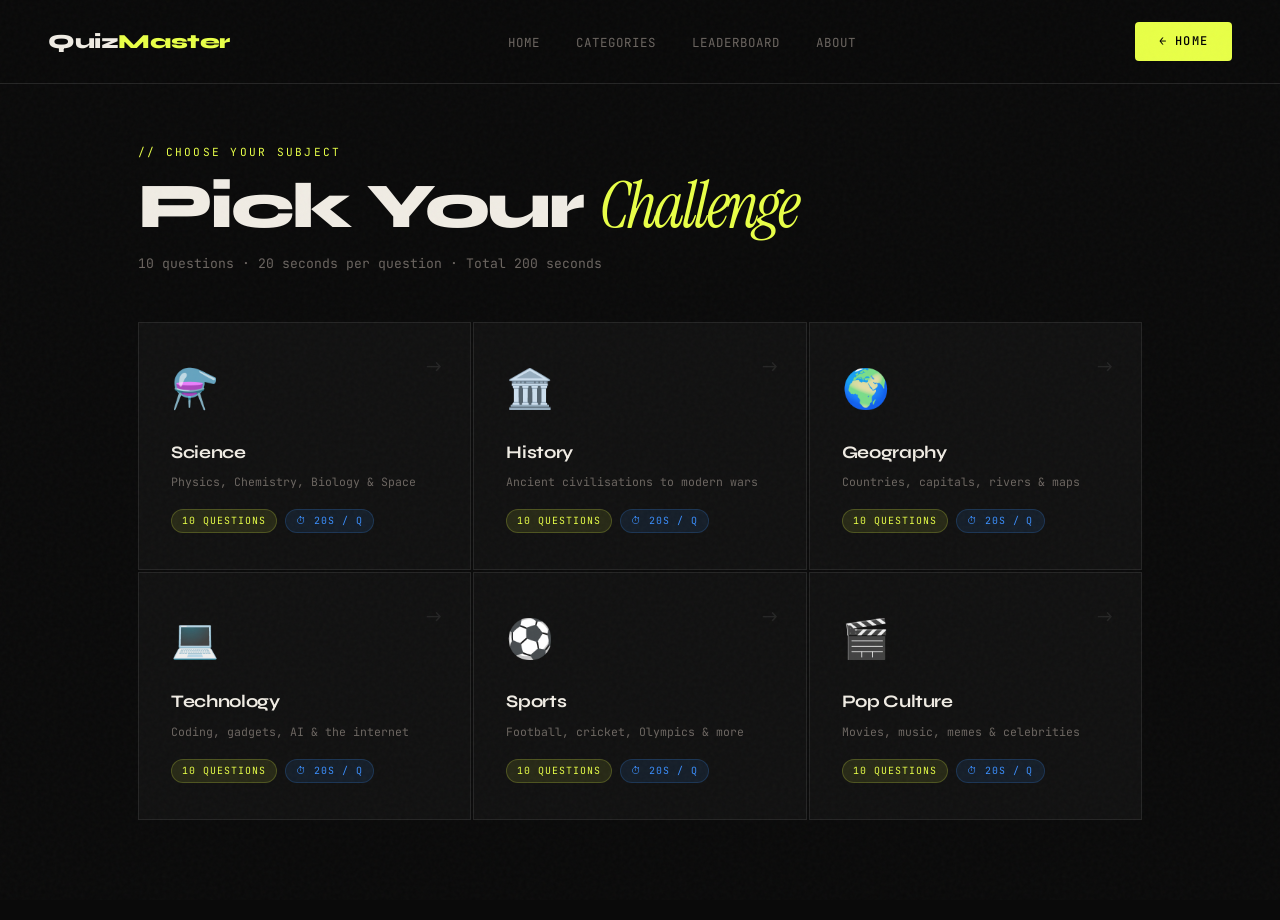
<file: quiz.html>
<!DOCTYPE html>
<html lang="en">
<head>
  <meta charset="UTF-8"/>
  <meta name="viewport" content="width=device-width, initial-scale=1.0"/>
  <title>Quiz — QuizMaster</title>
  <link rel="preconnect" href="https://fonts.googleapis.com">
  <link rel="preconnect" href="https://fonts.gstatic.com" crossorigin>
  <link href="https://fonts.googleapis.com/css2?family=Syne:wght@400;700;800&family=Instrument+Serif:ital@0;1&family=JetBrains+Mono:wght@400;500&display=swap" rel="stylesheet">
  <link rel="stylesheet" href="style.css">
  <link rel="stylesheet" href="quiz.css">
</head>
<body>
<div class="noise"></div>
 
<nav class="navbar">
  <div class="nav-logo">Quiz<span>Master</span></div>
  <ul class="nav-links">
    <li><a href="index.html">Home</a></li>
    <li><a href="categories.html">Categories</a></li>
    <li><a href="leaderboard.html">Leaderboard</a></li>
    <li><a href="about.html">About</a></li>
  </ul>
  <a href="index.html" class="nav-cta">← Home</a>
</nav>
 
<!-- ══ SCREEN 1: CATEGORY SELECT ══ -->
<div id="screen-select" class="screen active">
  <div class="select-wrap">
    <p class="section-tag">// choose your subject</p>
    <h1 class="select-title">Pick Your <em>Challenge</em></h1>
    <p class="select-desc">10 questions · 20 seconds per question · Total 200 seconds</p>
    <div class="sel-grid" id="sel-grid"></div>
  </div>
</div>
 
<!-- ══ SCREEN 2: QUIZ ══ -->
<div id="screen-quiz" class="screen">
  <div class="quiz-wrap">
 
    <!-- TOP BAR -->
    <div class="quiz-topbar">
      <div class="qtb-left">
        <div class="qtb-label">// current subject</div>
        <div class="qtb-name" id="qtb-name">—</div>
      </div>
      <div class="qtb-timers">
        <div class="tot-box">
          <span class="tot-lbl">Total Time</span>
          <span class="tot-val" id="tot-val">3:20</span>
        </div>
        <div class="q-ring">
          <svg width="56" height="56" viewBox="0 0 56 56">
            <circle class="ring-bg" cx="28" cy="28" r="22"/>
            <circle class="ring-fg" id="ring-fg" cx="28" cy="28" r="22"
              stroke-dasharray="138.2" stroke-dashoffset="0"/>
          </svg>
          <div class="ring-num" id="ring-num">20</div>
        </div>
      </div>
    </div>
 
    <!-- PROGRESS -->
    <div class="q-progress">
      <div class="qp-info">
        <span class="qp-txt" id="qp-txt">Question 1 of 10</span>
        <span class="qp-txt" id="qp-score">Score: 0</span>
      </div>
      <div class="qp-bar-wrap"><div class="qp-bar" id="qp-bar" style="width:0%"></div></div>
    </div>
 
    <!-- QUESTION CARD -->
    <div class="q-card" id="q-card">
      <div class="q-num"  id="q-num">Question 01 / 10</div>
      <div class="q-text" id="q-text">—</div>
      <div class="q-opts" id="q-opts"></div>
      <div class="q-fb"   id="q-fb"></div>
    </div>
 
    <div class="next-wrap" id="next-wrap">
      <button class="btn-next" id="btn-next">Next Question →</button>
    </div>
 
  </div>
</div>
 
<!-- ══ SCREEN 3: RESULT ══ -->
<div id="screen-result" class="screen">
  <div class="result-wrap">
    <p class="res-tag"   id="res-tag">// result</p>
    <h1 class="res-title" id="res-title">Quiz <em>Complete!</em></h1>
 
    <div class="score-ring-wrap">
      <div class="score-ring">
        <svg width="160" height="160" viewBox="0 0 160 160">
          <circle class="sr-bg" cx="80" cy="80" r="68"/>
          <circle class="sr-fg" id="sr-fg" cx="80" cy="80" r="68"
            stroke-dasharray="427.3" stroke-dashoffset="427.3"/>
        </svg>
        <div class="sr-inner">
          <span class="sr-num" id="sr-num">0</span>
          <span class="sr-den" id="sr-den">/ 10</span>
        </div>
      </div>
    </div>
 
    <div class="res-stats">
      <div class="rs"><div class="rs-v" id="rs-cor">0</div><div class="rs-l">Correct</div></div>
      <div class="rs"><div class="rs-v" id="rs-wrg">0</div><div class="rs-l">Wrong</div></div>
      <div class="rs"><div class="rs-v" id="rs-skp">0</div><div class="rs-l">Skipped</div></div>
      <div class="rs"><div class="rs-v" id="rs-acc">0%</div><div class="rs-l">Accuracy</div></div>
      <div class="rs"><div class="rs-v" id="rs-tim">0s</div><div class="rs-l">Time Used</div></div>
    </div>
 
    <p class="res-msg" id="res-msg"></p>
 
    <div class="res-btns">
      <button class="btn btn-primary" id="btn-retry">↩ Retry This Quiz</button>
      <button class="btn btn-ghost"   id="btn-pick">← Pick Another Subject</button>
    </div>
 
    <div class="review-hdr">// answer review</div>
    <div id="review-list"></div>
 
    <!-- MY HISTORY -->
    <div class="history-section">
      <div class="history-hdr">
        <span>// my quiz history</span>
        <button class="btn-clear-hist" onclick="clearHistoryUI()">🗑 Clear History</button>
      </div>
      <div id="history-list"></div>
    </div>
  </div>
</div>
 
<script src="quiz.js"></script>
</body>
</html>
</file>
<file: style.css>
:root {
  --bg:       #0a0a0a;
  --surface:  #111111;
  --surface2: #181818;
  --border:   #252525;
  --text:     #f0ece4;
  --muted:    #6b6560;
  --accent:   #e8ff47;
  --accent2:  #ff5c3a;
  --accent3:  #3a8fff;
  --green:    #4cde7f;
  --purple:   #c03aff;
  --font-display: 'Syne', sans-serif;
  --font-serif:   'Instrument Serif', serif;
  --font-mono:    'JetBrains Mono', monospace;
  --radius: 4px;
  --ease:   0.22s cubic-bezier(0.4,0,0.2,1);
}
 
/* ── RESET ── */
*, *::before, *::after { box-sizing: border-box; margin: 0; padding: 0; }
html { scroll-behavior: smooth; }
body { background: var(--bg); color: var(--text); font-family: var(--font-display); font-size: 16px; line-height: 1.6; overflow-x: hidden; }
a    { color: inherit; text-decoration: none; }
ul   { list-style: none; }
button { font-family: inherit; }
 
/* ── NOISE OVERLAY ── */
.noise {
  position: fixed; inset: 0; pointer-events: none; z-index: 999; opacity: .03;
  background-image: url("data:image/svg+xml,%3Csvg viewBox='0 0 256 256' xmlns='http://www.w3.org/2000/svg'%3E%3Cfilter id='n'%3E%3CfeTurbulence type='fractalNoise' baseFrequency='0.9' numOctaves='4' stitchTiles='stitch'/%3E%3C/filter%3E%3Crect width='100%25' height='100%25' filter='url(%23n)'/%3E%3C/svg%3E");
}
 
/* ═══════════════════════════════════════════
   NAVBAR
═══════════════════════════════════════════ */
.navbar {
  display: flex; align-items: center; justify-content: space-between;
  padding: 22px 48px; border-bottom: 1px solid var(--border);
  position: sticky; top: 0; z-index: 100;
  background: rgba(10,10,10,.92); backdrop-filter: blur(12px);
  animation: fadeDown .6s ease both;
}
.nav-logo { font-size: 1.25rem; font-weight: 800; letter-spacing: -.02em; }
.nav-logo span { color: var(--accent); }
.nav-links { display: flex; gap: 36px; }
.nav-links a {
  font-family: var(--font-mono); font-size: .78rem; letter-spacing: .08em;
  text-transform: uppercase; color: var(--muted); transition: color var(--ease);
}
.nav-links a:hover, .nav-links a.active { color: var(--text); }
.nav-cta {
  font-family: var(--font-mono); font-size: .75rem; letter-spacing: .1em;
  text-transform: uppercase; padding: 10px 24px; background: var(--accent);
  color: #000; font-weight: 500; border-radius: var(--radius);
  transition: transform var(--ease), box-shadow var(--ease);
}
.nav-cta:hover { transform: translate(-2px,-2px); box-shadow: 4px 4px 0 rgba(232,255,71,.3); }
 
/* ═══════════════════════════════════════════
   BUTTONS
═══════════════════════════════════════════ */
.btn {
  display: inline-flex; align-items: center; cursor: pointer;
  font-family: var(--font-mono); font-size: .78rem; letter-spacing: .1em;
  text-transform: uppercase; padding: 14px 28px; border-radius: var(--radius);
  border: none; transition: all var(--ease);
}
.btn-primary { background: var(--accent); color: #000; font-weight: 500; }
.btn-primary:hover { transform: translate(-3px,-3px); box-shadow: 6px 6px 0 rgba(232,255,71,.25); }
.btn-ghost   { border: 1px solid var(--border); color: var(--muted); background: transparent; }
.btn-ghost:hover { border-color: var(--text); color: var(--text); }
.btn-large   { font-size: .9rem; padding: 18px 40px; }
 
/* ═══════════════════════════════════════════
   SECTION HELPERS
═══════════════════════════════════════════ */
.section-tag {
  font-family: var(--font-mono); font-size: .7rem; letter-spacing: .2em;
  text-transform: uppercase; color: var(--accent); margin-bottom: 12px;
}
.section-title {
  font-size: clamp(2rem,4vw,3.2rem); font-weight: 800;
  letter-spacing: -.03em; line-height: 1;
}
.section-title em { font-family: var(--font-serif); font-style: italic; font-weight: 400; color: var(--accent); }
 
/* ═══════════════════════════════════════════
   CATEGORY CARDS (shared)
═══════════════════════════════════════════ */
.cat-card {
  position: relative; display: flex; flex-direction: column;
  padding: 40px 36px; border: 1px solid var(--border); background: var(--surface);
  overflow: hidden; transition: background var(--ease), transform var(--ease); cursor: pointer;
}
.cat-card::before {
  content: ''; position: absolute; inset: 0;
  background: var(--cc, var(--accent)); opacity: 0; transition: opacity var(--ease);
}
.cat-card:hover::before { opacity: .06; }
.cat-card:hover { transform: translateY(-4px); }
.cat-icon  { font-size: 2.2rem; margin-bottom: 20px; }
.cat-card h3 { font-size: 1.15rem; font-weight: 700; letter-spacing: -.02em; margin-bottom: 8px; }
.cat-card p  { font-family: var(--font-mono); font-size: .72rem; color: var(--muted); line-height: 1.6; flex: 1; }
.cat-count   { font-family: var(--font-mono); font-size: .65rem; letter-spacing: .12em; text-transform: uppercase; color: var(--accent); margin-top: 24px; }
.cat-arrow   { position: absolute; top: 36px; right: 36px; font-size: 1.2rem; color: var(--border); transition: all var(--ease); }
.cat-card:hover .cat-arrow { color: var(--text); transform: translate(4px,-4px); }
 
/* ═══════════════════════════════════════════
   FOOTER
═══════════════════════════════════════════ */
.footer {
  border-top: 1px solid var(--border); padding: 40px 48px;
  display: flex; align-items: center; justify-content: space-between; flex-wrap: wrap; gap: 20px;
}
.footer-logo { font-size: 1.1rem; font-weight: 800; letter-spacing: -.02em; }
.footer-logo span { color: var(--accent); }
.footer-copy { font-family: var(--font-mono); font-size: .7rem; letter-spacing: .05em; color: var(--muted); }
.footer-links { display: flex; gap: 28px; }
.footer-links a {
  font-family: var(--font-mono); font-size: .7rem; letter-spacing: .08em;
  text-transform: uppercase; color: var(--muted); transition: color var(--ease);
}
.footer-links a:hover { color: var(--text); }
 
/* ═══════════════════════════════════════════
   ANIMATIONS
═══════════════════════════════════════════ */
@keyframes fadeDown { from { opacity:0; transform:translateY(-16px); } to { opacity:1; transform:translateY(0); } }
@keyframes fadeIn   { from { opacity:0; transform:translateY(24px);  } to { opacity:1; transform:translateY(0); } }
@keyframes ticker   { from { transform:translateX(0); } to { transform:translateX(-50%); } }
@keyframes blink    { from { opacity:1; } to { opacity:.4; } }
@keyframes pulse    { from { transform:scale(1); } to { transform:scale(1.04); } }
 
/* ═══════════════════════════════════════════
   RESPONSIVE SHARED
═══════════════════════════════════════════ */
@media (max-width: 1024px) {
  .navbar { padding: 20px 28px; }
  .footer { padding: 36px 28px; }
}
@media (max-width: 768px) {
  .nav-links { display: none; }
  .navbar    { padding: 18px 24px; }
  .footer    { padding: 32px 24px; flex-direction: column; align-items: flex-start; gap: 16px; }
}
</file>
<file: index.css>
.hero {
  min-height: calc(100vh - 73px);
  display: grid;
  grid-template-columns: 1fr 1fr;
  grid-template-rows: auto 1fr auto;
  padding: 60px 48px 0;
  border-bottom: 1px solid var(--border);
  animation: fadeIn .8s ease .1s both;
}
.hero-tag {
  grid-column: 1 / -1;
  font-family: var(--font-mono); font-size: .7rem; letter-spacing: .2em;
  text-transform: uppercase; color: var(--muted);
  margin-bottom: 32px; padding-bottom: 20px; border-bottom: 1px solid var(--border);
}
.hero-title {
  font-size: clamp(3.5rem,7vw,7rem); font-weight: 800;
  line-height: .95; letter-spacing: -.04em; align-self: center; padding-right: 48px;
}
.hero-title em { font-family: var(--font-serif); font-style: italic; font-weight: 400; color: var(--accent); }
.outline-text  { -webkit-text-stroke: 1.5px var(--text); color: transparent; }
 
.hero-right {
  align-self: center; padding-left: 48px; border-left: 1px solid var(--border);
}
.hero-desc { font-size: 1rem; color: var(--muted); line-height: 1.7; max-width: 380px; margin-bottom: 36px; }
.hero-actions { display: flex; gap: 14px; margin-bottom: 48px; }
 
.hero-stats { display: flex; align-items: center; gap: 24px; }
.stat-num   { display: block; font-size: 1.6rem; font-weight: 800; letter-spacing: -.04em; line-height: 1; }
.stat-label { font-family: var(--font-mono); font-size: .65rem; letter-spacing: .15em; text-transform: uppercase; color: var(--muted); }
.stat-div   { width: 1px; height: 40px; background: var(--border); }
 
/* TICKER */
.ticker-wrap {
  grid-column: 1 / -1; overflow: hidden;
  border-top: 1px solid var(--border); padding: 16px 0; margin-top: 60px;
}
.ticker {
  display: flex; gap: 40px; white-space: nowrap;
  animation: ticker 16s linear infinite;
  font-family: var(--font-mono); font-size: .72rem; letter-spacing: .1em;
  text-transform: uppercase; color: var(--muted);
}
.ticker span:nth-child(even) { color: var(--accent); font-size: .5rem; }
 
/* ── HOME CATEGORIES ── */
.home-cats { padding: 100px 0; }
.home-cats-inner { max-width: 1200px; margin: 0 auto; padding: 0 48px; }
.section-header  { margin-bottom: 56px; }
 
.cat-grid {
  display: grid; grid-template-columns: repeat(3,1fr); gap: 2px;
}
 
/* ── HOW IT WORKS ── */
.how { padding: 100px 0; border-top: 1px solid var(--border); background: var(--surface); }
.how-inner { max-width: 1200px; margin: 0 auto; padding: 0 48px; }
.steps { display: flex; align-items: flex-start; margin-top: 56px; }
.step  { flex: 1; padding: 40px; border: 1px solid var(--border); background: var(--bg); }
.step-num { font-size: 4rem; font-weight: 800; letter-spacing: -.06em; color: var(--border); line-height: 1; margin-bottom: 20px; }
.step h3  { font-size: 1.1rem; font-weight: 700; margin-bottom: 10px; letter-spacing: -.02em; }
.step p   { font-family: var(--font-mono); font-size: .75rem; color: var(--muted); line-height: 1.7; }
.step-conn {
  width: 60px; height: 1px; background: var(--border); align-self: center; flex-shrink: 0; position: relative;
}
.step-conn::after {
  content: ''; position: absolute; right: -5px; top: -4px;
  width: 9px; height: 9px; border-top: 1px solid var(--border); border-right: 1px solid var(--border); transform: rotate(45deg);
}
 
/* ── CTA BANNER ── */
.cta-banner {
  margin: 0 48px 100px; padding: 80px 72px;
  background: var(--surface2); border: 1px solid var(--border); border-radius: 6px;
  display: flex; align-items: center; justify-content: space-between;
  position: relative; overflow: hidden;
}
.cta-banner::before {
  content: ''; position: absolute; top: -60px; left: -60px; width: 300px; height: 300px;
  background: radial-gradient(circle,rgba(232,255,71,.08) 0%,transparent 70%); pointer-events: none;
}
.cta-sub   { font-family: var(--font-mono); font-size: .72rem; letter-spacing: .15em; text-transform: uppercase; color: var(--muted); margin-bottom: 14px; }
.cta-title { font-size: clamp(1.6rem,3vw,2.8rem); font-weight: 800; letter-spacing: -.03em; line-height: 1.1; max-width: 500px; }
.cta-title em { font-family: var(--font-serif); font-style: italic; font-weight: 400; color: var(--accent); }
.cta-deco  { font-size: 14rem; font-weight: 800; color: var(--border); line-height: 1; user-select: none; opacity: .5; }
 
/* ── RESPONSIVE ── */
@media (max-width: 1024px) {
  .hero, .home-cats-inner, .how-inner { padding-left: 28px; padding-right: 28px; }
  .cat-grid { grid-template-columns: repeat(2,1fr); }
  .cta-banner { margin: 0 28px 80px; padding: 56px 48px; }
}
@media (max-width: 768px) {
  .hero { grid-template-columns: 1fr; padding: 40px 24px 0; min-height: auto; }
  .hero-title { padding-right: 0; margin-bottom: 40px; }
  .hero-right { padding-left: 0; border-left: none; border-top: 1px solid var(--border); padding-top: 40px; }
  .cat-grid  { grid-template-columns: 1fr; }
  .home-cats-inner, .how-inner { padding: 0 24px; }
  .steps { flex-direction: column; gap: 16px; }
  .step-conn { width: 1px; height: 40px; align-self: flex-start; margin-left: 58px; }
  .step-conn::after { right: -4px; top: auto; bottom: -5px; transform: rotate(135deg); }
  .cta-banner { margin: 0 24px 64px; padding: 48px 32px; flex-direction: column; align-items: flex-start; gap: 24px; }
  .cta-deco   { display: none; }
}
</file>
<file: about.css>
/* ═══════════════════════════════════════════
   about.css — About Page
═══════════════════════════════════════════ */

.about-hero {
  display: grid; grid-template-columns: 1fr 1fr;
  min-height: 480px; border-bottom: 1px solid var(--border);
  animation: fadeIn .7s ease both;
}
.ah-left {
  padding: 80px 48px; display: flex; flex-direction: column;
  justify-content: center; gap: 24px; border-right: 1px solid var(--border);
}
.ah-right {
  display: flex; align-items: center; justify-content: center;
  background: var(--surface); overflow: hidden;
}
.big-q { font-size: 20rem; font-weight: 800; color: var(--border); line-height: 1; user-select: none; letter-spacing: -.06em; }

.page-title {
  font-size: clamp(2.8rem,6vw,5.5rem); font-weight: 800; letter-spacing: -.04em; line-height: 1;
}
.page-title em { font-family: var(--font-serif); font-style: italic; font-weight: 400; color: var(--accent); }
.about-intro { font-size: 1rem; color: var(--muted); line-height: 1.75; max-width: 420px; }

/* SECTIONS */
.about-sec { padding: 96px 0; border-bottom: 1px solid var(--border); }
.bg-surface { background: var(--surface); }
.about-inner { max-width: 1200px; margin: 0 auto; padding: 0 48px; }

/* Fix section-tag and section-title inside about-inner */
.about-inner .section-tag {
  display: block;
  font-family: var(--font-mono); font-size: .7rem; letter-spacing: .2em;
  text-transform: uppercase; color: var(--accent); margin-bottom: 12px;
}
.about-inner .section-title {
  font-size: clamp(2rem,4vw,3.2rem); font-weight: 800;
  letter-spacing: -.03em; line-height: 1;
  margin: 0 0 48px 0;
  color: var(--text);
}
.about-inner .section-title em {
  font-family: var(--font-serif); font-style: italic;
  font-weight: 400; color: var(--accent);
}

/* MISSION GRID */
.mission-grid {
  display: grid;
  grid-template-columns: repeat(4, 1fr);
  gap: 2px;
  width: 100%;
}
.m-card {
  padding: 36px 28px;
  border: 1px solid var(--border);
  background: #181818;
  transition: transform 0.22s ease;
  display: flex;
  flex-direction: column;
  gap: 0;
  min-height: 200px;
}
.m-card:hover { transform: translateY(-4px); }

.m-icon {
  font-size: 2.2rem;
  margin-bottom: 16px;
  display: block;
  line-height: 1;
}
.m-title {
  font-family: 'Syne', sans-serif;
  font-size: 1rem;
  font-weight: 700;
  color: #f0ece4;
  margin: 0 0 10px 0;
  padding: 0;
  letter-spacing: -0.02em;
  display: block;
}
.m-desc {
  font-family: 'JetBrains Mono', monospace;
  font-size: 0.73rem;
  color: #6b6560;
  line-height: 1.7;
  display: block;
}

/* STATS STRIP */
.stats-strip {
  display: flex; align-items: center; justify-content: center;
  padding: 56px 48px; border-bottom: 1px solid var(--border);
  background: var(--surface2); flex-wrap: wrap;
}
.ss { display: flex; flex-direction: column; align-items: center; padding: 0 48px; }
.ss-num { font-size: 2.4rem; font-weight: 800; letter-spacing: -.04em; color: var(--accent); line-height: 1; }
.ss-lbl { font-family: var(--font-mono); font-size: .65rem; letter-spacing: .15em; text-transform: uppercase; color: var(--muted); margin-top: 6px; }
.ss-div { width: 1px; height: 48px; background: var(--border); }

/* TEAM */
.team-grid { display: grid; grid-template-columns: repeat(4,1fr); gap: 2px; }
.team-card { padding: 36px 28px; border: 1px solid var(--border); background: var(--bg); transition: transform var(--ease); }
.team-card:hover { transform: translateY(-4px); }
.t-av { width: 52px; height: 52px; border-radius: 50%; background: var(--surface2); border: 1px solid var(--border); display: flex; align-items: center; justify-content: center; font-weight: 800; font-size: 1rem; color: var(--accent); margin-bottom: 16px; }
.team-card h3 { font-size: 1rem; font-weight: 700; margin-bottom: 4px; letter-spacing: -.02em; }
.t-role { font-family: var(--font-mono); font-size: .65rem; letter-spacing: .12em; text-transform: uppercase; color: var(--accent); margin-bottom: 12px; }
.t-bio  { font-family: var(--font-mono); font-size: .72rem; color: var(--muted); line-height: 1.7; }

/* FAQ */
.faq-list { display: flex; flex-direction: column; gap: 2px; }
.faq-item { border: 1px solid var(--border); background: var(--surface); overflow: hidden; }
.faq-q {
  list-style: none; padding: 22px 28px; font-size: .95rem; font-weight: 700;
  cursor: pointer; display: flex; align-items: center; justify-content: space-between; gap: 20px;
  transition: background var(--ease);
}
.faq-q::-webkit-details-marker { display: none; }
.faq-q::after { content: '+'; font-size: 1.4rem; color: var(--muted); flex-shrink: 0; font-weight: 400; transition: transform var(--ease); }
details[open] .faq-q::after  { transform: rotate(45deg); color: var(--accent); }
details[open] .faq-q         { background: var(--surface2); }
.faq-a { padding: 18px 28px 22px; font-family: var(--font-mono); font-size: .78rem; color: var(--muted); line-height: 1.8; border-top: 1px solid var(--border); }

/* CONTACT */
.contact-sec { padding: 96px 0 100px; }
.contact-desc { font-family: var(--font-mono); font-size: .82rem; color: var(--muted); line-height: 1.7; margin-bottom: 36px; }
.contact-links { display: flex; flex-direction: column; gap: 10px; }
.c-link {
  display: inline-flex; align-items: center; gap: 12px;
  font-family: var(--font-mono); font-size: .82rem; color: var(--muted);
  padding: 14px 20px; border: 1px solid var(--border); border-radius: var(--radius);
  transition: all var(--ease); width: fit-content;
}
.c-link:hover { border-color: var(--accent); color: var(--text); background: rgba(232,255,71,.04); }

@media (max-width: 1024px) {
  .mission-grid { grid-template-columns: repeat(2, 1fr); }
  .team-grid { grid-template-columns: repeat(2,1fr); }
  .about-inner, .contact-sec { padding-left: 28px; padding-right: 28px; }
  .ah-left { padding: 60px 28px; }
  .ss { padding: 0 28px; }
}
@media (max-width: 768px) {
  .about-hero { grid-template-columns: 1fr; }
  .ah-right   { display: none; }
  .ah-left    { border-right: none; padding: 48px 24px; }
  .mission-grid { grid-template-columns: 1fr; }
  .team-grid { grid-template-columns: 1fr; }
  .about-inner { padding-left: 20px; padding-right: 20px; }
  .stats-strip { gap: 16px; flex-direction: column; }
  .ss-div     { width: 40px; height: 1px; }
  .about-sec  { padding: 64px 0; }
  .contact-sec { padding: 64px 0 80px; }
}
</file>
<file: categories.css>
.page-hero {
  padding: 72px 48px 48px;
  border-bottom: 1px solid var(--border);
  animation: fadeIn .7s ease both;
}
.page-title {
  font-size: clamp(2.8rem,6vw,5.5rem); font-weight: 800;
  letter-spacing: -.04em; line-height: 1; margin: 12px 0 18px;
}
.page-title em { font-family: var(--font-serif); font-style: italic; font-weight: 400; color: var(--accent); }
.page-desc { font-family: var(--font-mono); font-size: .82rem; color: var(--muted); max-width: 520px; line-height: 1.7; }
 
/* INFO BAR */
.info-bar {
  display: flex; align-items: center; gap: 0;
  padding: 18px 48px; background: var(--surface);
  border-bottom: 1px solid var(--border); flex-wrap: wrap; gap: 0;
}
.ib-item {
  display: flex; align-items: center; gap: 8px;
  font-family: var(--font-mono); font-size: .72rem; letter-spacing: .06em;
  color: var(--muted); padding: 0 32px;
}
.ib-item:first-child { padding-left: 0; }
.ib-icon { font-size: 1rem; }
.ib-sep  { width: 1px; height: 20px; background: var(--border); }
 
/* MAIN */
.cats-main { padding: 64px 48px 100px; display: flex; flex-direction: column; gap: 56px; max-width: 1200px; margin: 0 auto; }
 
.cat-group ,
.group-title {
  font-size: 1rem; font-weight: 700; color: var(--muted);
  margin-bottom: 20px; padding-bottom: 14px; border-bottom: 1px solid var(--border);
}
.cat-group-grid { display: grid; grid-template-columns: repeat(3,1fr); gap: 2px; }
 
/* DIFFICULTY BADGES */
.diff-badge {
  font-family: var(--font-mono); font-size: .6rem; letter-spacing: .12em;
  text-transform: uppercase; padding: 3px 10px; border-radius: 100px;
  display: inline-block; margin-top: 14px; width: fit-content;
}
.diff-easy   { background: rgba(76,222,127,.12); color: #4cde7f; border: 1px solid rgba(76,222,127,.25); }
.diff-medium { background: rgba(232,255,71,.10); color: #e8ff47; border: 1px solid rgba(232,255,71,.25); }
.diff-hard   { background: rgba(255,92,58,.12);  color: #ff5c3a; border: 1px solid rgba(255,92,58,.25); }
 
@media (max-width: 1024px) {
  .page-hero, .cats-main, .info-bar { padding-left: 28px; padding-right: 28px; }
  .cat-group-grid { grid-template-columns: repeat(2,1fr); }
}
@media (max-width: 600px) {
  .page-hero { padding: 48px 20px 36px; }
  .cats-main { padding: 40px 20px 80px; }
  .info-bar  { padding: 16px 20px; flex-direction: column; align-items: flex-start; gap: 10px; }
  .ib-sep    { display: none; }
  .ib-item   { padding: 0; }
  .cat-group-grid { grid-template-columns: 1fr; }
}
</file>
<file: leaderboard.css>
/* ═══════════════════════════════════════════
   leaderboard.css — Leaderboard Page
═══════════════════════════════════════════ */

.lb-hero {
  padding: 72px 48px 0;
  border-bottom: 1px solid var(--border);
  animation: fadeIn .7s ease both;
  display: grid; grid-template-columns: 1fr 1fr; align-items: end; gap: 40px;
}
.lb-hero-text { padding-bottom: 56px; }
.page-title {
  font-size: clamp(2.8rem,6vw,5.5rem); font-weight: 800;
  letter-spacing: -.04em; line-height: 1; margin: 12px 0 18px;
}
.page-title em { font-family: var(--font-serif); font-style: italic; font-weight: 400; color: var(--accent); }
.page-desc { font-family: var(--font-mono); font-size: .82rem; color: var(--muted); line-height: 1.7; }

/* PODIUM */
.podium { display: flex; align-items: flex-end; justify-content: center; gap: 10px; }
.pod-card { display: flex; flex-direction: column; align-items: center; flex: 1; max-width: 180px; }
.pod-crown { font-size: 1.5rem; margin-bottom: 6px; }
.pod-avatar {
  width: 52px; height: 52px; border-radius: 50%;
  display: flex; align-items: center; justify-content: center;
  font-weight: 800; font-size: .95rem; margin-bottom: 8px; border: 2px solid var(--border);
}
.pod-1 .pod-avatar { background: rgba(232,255,71,.15); border-color: var(--accent); color: var(--accent); width: 64px; height: 64px; }
.pod-2 .pod-avatar { background: rgba(200,200,220,.1); border-color: #aaa; color: #aaa; }
.pod-3 .pod-avatar { background: rgba(205,127,50,.1);  border-color: #cd7f32; color: #cd7f32; }
.pod-name  { font-size: .82rem; font-weight: 700; margin-bottom: 2px; }
.pod-score { font-family: var(--font-mono); font-size: .72rem; color: var(--accent); margin-bottom: 6px; }
.pod-rank  { font-family: var(--font-mono); font-size: .62rem; letter-spacing: .1em; color: var(--muted); margin-bottom: 8px; }
.pod-base  { width: 100%; background: var(--surface2); border: 1px solid var(--border); border-bottom: none; display: flex; align-items: flex-end; justify-content: center; padding-bottom: 8px; font-size: 1.3rem; }
.pod-1 .pod-base { border-color: rgba(232,255,71,.3); background: rgba(232,255,71,.05); }

/* TABS */
.lb-tabs {
  display: flex; padding: 0 48px; border-bottom: 1px solid var(--border);
  background: var(--surface); position: sticky; top: 73px; z-index: 50; overflow-x: auto;
}
.lb-tab {
  font-family: var(--font-mono); font-size: .72rem; letter-spacing: .08em; text-transform: uppercase;
  padding: 18px 24px; color: var(--muted); border-bottom: 2px solid transparent;
  white-space: nowrap; transition: all var(--ease);
}
.lb-tab:hover { color: var(--text); }
.lb-tab-active { color: var(--accent); border-bottom-color: var(--accent); }

/* MAIN */
.lb-main { padding: 56px 48px 100px; }

/* TABLE */
.lb-table-wrap { overflow-x: auto; border: 1px solid var(--border); border-radius: var(--radius); }
.lb-table { width: 100%; border-collapse: collapse; min-width: 620px; }
.lb-table thead tr { border-bottom: 1px solid var(--border); background: var(--surface); }
.lb-table th {
  font-family: var(--font-mono); font-size: .65rem; letter-spacing: .15em;
  text-transform: uppercase; color: var(--muted); padding: 16px 20px; text-align: left;
}
.lb-table tbody tr { border-bottom: 1px solid var(--border); transition: background var(--ease); }
.lb-table tbody tr:last-child { border-bottom: none; }
.lb-table tbody tr:hover { background: var(--surface); }
.lb-table td { padding: 16px 20px; font-size: .88rem; vertical-align: middle; }
.lb-gold   { background: rgba(232,255,71,.03); }
.lb-silver { background: rgba(200,200,220,.03); }
.lb-bronze { background: rgba(205,127,50,.03); }

.rank-badge {
  display: inline-flex; align-items: center; justify-content: center;
  width: 32px; height: 32px; border-radius: 50%;
  font-family: var(--font-mono); font-size: .75rem; font-weight: 700;
  border: 1px solid var(--border); color: var(--muted);
}
.rb-gold   { background: rgba(232,255,71,.15); border-color: var(--accent); color: var(--accent); }
.rb-silver { background: rgba(200,200,220,.1);  border-color: #aaa; color: #aaa; }
.rb-bronze { background: rgba(205,127,50,.1);   border-color: #cd7f32; color: #cd7f32; }

.player-cell { display: flex; align-items: center; gap: 12px; }
.av {
  width: 36px; height: 36px; border-radius: 50%; background: var(--surface2);
  border: 1px solid var(--border); display: flex; align-items: center;
  justify-content: center; font-size: .7rem; font-weight: 700; color: var(--muted); flex-shrink: 0;
}
.pname { font-weight: 700; font-size: .88rem; }
.psub  { font-family: var(--font-mono); font-size: .62rem; color: var(--muted); margin-top: 1px; }
.flag  { font-size: 1rem; margin-right: 4px; }

.acc { font-family: var(--font-mono); font-size: .72rem; padding: 3px 10px; border-radius: 100px; }
.acc-high { background: rgba(76,222,127,.12); color: #4cde7f; }
.acc-mid  { background: rgba(232,255,71,.10); color: #e8ff47; }
.acc-low  { background: rgba(255,92,58,.12);  color: #ff5c3a; }

/* CTA */
.lb-cta {
  margin-top: 48px; display: flex; align-items: center; justify-content: space-between;
  padding: 36px 40px; border: 1px solid var(--border); border-radius: var(--radius); background: var(--surface);
}
.lb-cta p { font-family: var(--font-serif); font-style: italic; font-size: 1.4rem; color: var(--muted); }

@media (max-width: 1024px) {
  .lb-hero, .lb-main { padding-left: 28px; padding-right: 28px; }
  .lb-tabs { padding-left: 28px; }
}
@media (max-width: 768px) {
  .lb-hero { grid-template-columns: 1fr; }
  .lb-hero-text { padding-bottom: 32px; }
  .podium { margin-bottom: 0; }
  .lb-cta { flex-direction: column; align-items: flex-start; gap: 16px; }
}
@media (max-width: 500px) {
  .lb-hero, .lb-main { padding-left: 20px; padding-right: 20px; }
  .lb-tabs { padding-left: 20px; }
  .pod-card { max-width: 110px; }
}

/* ══════════════════════════════
   MY RESULTS TAB
══════════════════════════════ */
.lb-tab { background: none; border: none; cursor: pointer; font-family: var(--font-mono); }

.my-summary {
  display: flex; gap: 0; flex-wrap: wrap; margin-bottom: 0;
  border: 1px solid var(--border); border-radius: var(--radius); overflow: hidden;
}
.ms-card { flex: 1; min-width: 120px; padding: 24px 20px; background: var(--surface); text-align: center; border-right: 1px solid var(--border); }
.ms-card:last-child { border-right: none; }
.ms-val  { font-size: 2rem; font-weight: 800; letter-spacing: -.04em; color: var(--accent); line-height: 1; }
.ms-lbl  { font-family: var(--font-mono); font-size: .62rem; letter-spacing: .12em; text-transform: uppercase; color: var(--muted); margin-top: 6px; }

.my-empty {
  font-family: var(--font-mono); font-size: .82rem; color: var(--muted);
  padding: 48px 24px; text-align: center; border: 1px dashed var(--border);
  border-radius: var(--radius);
}
.my-empty a { color: var(--accent); text-decoration: underline; }

.my-clear-wrap { margin-top: 20px; text-align: right; }
.btn-clear-my {
  font-family: var(--font-mono); font-size: .68rem; letter-spacing: .1em; text-transform: uppercase;
  padding: 8px 16px; background: transparent; border: 1px solid var(--border);
  color: var(--muted); cursor: pointer; border-radius: var(--radius); transition: all var(--ease);
}
.btn-clear-my:hover { border-color: var(--accent2); color: var(--accent2); }

@media (max-width: 600px) {
  .my-summary { flex-direction: column; }
  .ms-card    { border-right: none; border-bottom: 1px solid var(--border); }
  .ms-card:last-child { border-bottom: none; }
}

/* ══════════════════════════════
   DYNAMIC RANKING STYLES
══════════════════════════════ */

/* User position banner */
.user-pos-banner {
  padding: 14px 20px;
  background: rgba(232,255,71,.07);
  border: 1px solid rgba(232,255,71,.25);
  border-radius: var(--radius);
  font-family: var(--font-mono);
  font-size: .82rem;
  color: var(--text);
  margin-bottom: 20px;
  letter-spacing: .02em;
  line-height: 1.6;
}
.user-pos-banner strong { color: var(--accent); }

/* User row in global table */
.lb-user-row {
  background: rgba(232,255,71,.05) !important;
  border-left: 3px solid var(--accent);
}
.lb-user-row:hover { background: rgba(232,255,71,.09) !important; }

/* YOU badge */
.you-tag {
  display: inline-block;
  font-family: var(--font-mono);
  font-size: .55rem;
  letter-spacing: .12em;
  padding: 2px 6px;
  background: var(--accent);
  color: #000;
  border-radius: 3px;
  font-weight: 700;
  vertical-align: middle;
  margin-left: 6px;
}

/* User avatar highlight */
.av-user {
  background: rgba(232,255,71,.15) !important;
  border-color: var(--accent) !important;
  color: var(--accent) !important;
}

/* Combined score pill */
.combined-score {
  display: inline-block;
  font-family: var(--font-mono);
  font-size: .62rem;
  letter-spacing: .08em;
  padding: 2px 8px;
  background: rgba(58,143,255,.12);
  color: #3a8fff;
  border: 1px solid rgba(58,143,255,.25);
  border-radius: 100px;
  margin-left: 6px;
  vertical-align: middle;
}

/* My Results rank column */
.lb-table th:first-child,
.lb-table td:first-child { min-width: 60px; }
</file>
<file: quiz.css>
/* ═══════════════════════════════════════════
   quiz.css — Quiz Page Styles
═══════════════════════════════════════════ */

/* SCREENS */
.screen { display: none; }
.screen.active { display: block; }

/* ══════════════════════════════
   SCREEN 1 — CATEGORY SELECT
══════════════════════════════ */
.select-wrap {
  max-width: 1100px; margin: 0 auto; padding: 60px 48px 100px;
  animation: fadeIn .7s ease both;
}
.select-title {
  font-size: clamp(2.4rem,5vw,4.2rem); font-weight: 800;
  letter-spacing: -.04em; line-height: 1; margin: 12px 0 14px;
}
.select-title em { font-family: var(--font-serif); font-style: italic; font-weight: 400; color: var(--accent); }
.select-desc { font-family: var(--font-mono); font-size: .82rem; color: var(--muted); margin-bottom: 48px; }

.sel-grid { display: grid; grid-template-columns: repeat(3,1fr); gap: 2px; }

.sel-card {
  position: relative; display: flex; flex-direction: column;
  padding: 36px 32px; border: 1px solid var(--border); background: var(--surface);
  cursor: pointer; transition: transform .2s; overflow: hidden;
}
.sel-card::before { content: ''; position: absolute; inset: 0; background: var(--cc,var(--accent)); opacity: 0; transition: opacity .2s; }
.sel-card:hover::before { opacity: .07; }
.sel-card:hover { transform: translateY(-4px); }
.sel-icon { font-size: 2.4rem; margin-bottom: 18px; }
.sel-card h3 { font-size: 1.1rem; font-weight: 700; letter-spacing: -.02em; margin-bottom: 6px; }
.sel-card p  { font-family: var(--font-mono); font-size: .72rem; color: var(--muted); line-height: 1.6; flex: 1; }
.sel-meta { display: flex; gap: 8px; margin-top: 18px; flex-wrap: wrap; }
.sel-badge {
  font-family: var(--font-mono); font-size: .62rem; letter-spacing: .1em;
  text-transform: uppercase; padding: 3px 10px; border-radius: 100px;
}
.sb-q { background: rgba(232,255,71,.1); color: var(--accent); border: 1px solid rgba(232,255,71,.2); }
.sb-t { background: rgba(58,143,255,.1); color: #3a8fff;       border: 1px solid rgba(58,143,255,.2); }
.sel-arr { position: absolute; top: 28px; right: 28px; font-size: 1.2rem; color: var(--border); transition: all .2s; }
.sel-card:hover .sel-arr { color: var(--text); transform: translate(3px,-3px); }

/* ══════════════════════════════
   SCREEN 2 — QUIZ
══════════════════════════════ */
.quiz-wrap { max-width: 820px; margin: 0 auto; padding: 40px 24px 80px; }

/* TOP BAR */
.quiz-topbar {
  display: flex; align-items: center; justify-content: space-between;
  margin-bottom: 32px; padding-bottom: 20px; border-bottom: 1px solid var(--border);
  gap: 16px; flex-wrap: wrap;
}
.qtb-label { font-family: var(--font-mono); font-size: .7rem; letter-spacing: .15em; text-transform: uppercase; color: var(--muted); }
.qtb-name  { font-size: 1rem; font-weight: 800; margin-top: 2px; }
.qtb-timers { display: flex; gap: 14px; align-items: center; }

/* Total Timer Box */
.tot-box {
  display: flex; flex-direction: column; align-items: center;
  padding: 8px 16px; border: 1px solid var(--border);
  border-radius: var(--radius); background: var(--surface); min-width: 74px;
}
.tot-lbl { font-family: var(--font-mono); font-size: .58rem; letter-spacing: .15em; text-transform: uppercase; color: var(--muted); }
.tot-val { font-family: var(--font-mono); font-size: 1.3rem; font-weight: 700; line-height: 1.2; }
.tot-val.danger { color: var(--accent2); animation: blink .5s infinite alternate; }

/* Question Ring Timer */
.q-ring { position: relative; width: 56px; height: 56px; }
.q-ring svg { transform: rotate(-90deg); }
.ring-bg { fill: none; stroke: var(--border); stroke-width: 3.5; }
.ring-fg { fill: none; stroke: var(--green); stroke-width: 3.5; stroke-linecap: round; transition: stroke-dashoffset .95s linear, stroke .3s; }
.ring-num { position: absolute; inset: 0; display: flex; align-items: center; justify-content: center; font-family: var(--font-mono); font-size: .82rem; font-weight: 700; }

/* Progress */
.q-progress { margin-bottom: 28px; }
.qp-info { display: flex; justify-content: space-between; margin-bottom: 8px; }
.qp-txt  { font-family: var(--font-mono); font-size: .7rem; color: var(--muted); }
.qp-bar-wrap { height: 3px; background: var(--border); border-radius: 2px; }
.qp-bar { height: 100%; background: var(--accent); border-radius: 2px; transition: width .4s ease; }

/* Question Card */
.q-card {
  background: var(--surface); border: 1px solid var(--border);
  border-radius: var(--radius); padding: 36px 36px 28px;
  box-shadow: 4px 4px 0 var(--border); animation: fadeIn .35s ease;
}
.q-num  { font-family: var(--font-mono); font-size: .65rem; letter-spacing: .18em; text-transform: uppercase; color: var(--muted); margin-bottom: 12px; }
.q-text { font-size: 1.15rem; font-weight: 700; letter-spacing: -.02em; line-height: 1.55; margin-bottom: 28px; }

/* Options */
.q-opts { display: grid; gap: 10px; }
.opt {
  display: flex; align-items: center; gap: 14px; padding: 14px 18px;
  border: 1.5px solid var(--border); border-radius: var(--radius);
  cursor: pointer; background: transparent; color: var(--text);
  font-family: var(--font-mono); font-size: .82rem; text-align: left;
  transition: all .15s; width: 100%;
}
.opt:hover:not(:disabled) { border-color: var(--accent); background: rgba(232,255,71,.05); transform: translateX(4px); }
.opt-ltr {
  flex-shrink: 0; width: 28px; height: 28px; border-radius: 50%;
  border: 1.5px solid var(--muted); display: flex; align-items: center;
  justify-content: center; font-size: .7rem; font-weight: 700; color: var(--muted); transition: all .15s;
}
.opt.correct        { border-color: var(--green)  !important; background: rgba(76,222,127,.1) !important; }
.opt.correct .opt-ltr { background: var(--green);   border-color: var(--green);   color: #000; }
.opt.wrong          { border-color: var(--accent2) !important; background: rgba(255,92,58,.1) !important; }
.opt.wrong .opt-ltr { background: var(--accent2);  border-color: var(--accent2);  color: #000; }
.opt.reveal         { border-color: var(--green)  !important; background: rgba(76,222,127,.07) !important; }
.opt.reveal .opt-ltr{ background: var(--green);   border-color: var(--green);   color: #000; }
.opt:disabled { cursor: default; }

/* Feedback */
.q-fb { margin-top: 14px; padding: 10px 16px; border-radius: var(--radius); font-family: var(--font-mono); font-size: .75rem; line-height: 1.5; display: none; }
.q-fb.show   { display: block; }
.q-fb.ok     { background: rgba(76,222,127,.1);  border-left: 3px solid var(--green);   color: var(--green); }
.q-fb.bad    { background: rgba(255,92,58,.1);   border-left: 3px solid var(--accent2); color: var(--accent2); }
.q-fb.tout   { background: rgba(232,255,71,.08); border-left: 3px solid var(--accent);  color: var(--accent); }

/* Next Button */
.next-wrap { margin-top: 24px; text-align: right; display: none; }
.next-wrap.show { display: block; }
.btn-next {
  font-family: var(--font-mono); font-size: .78rem; letter-spacing: .1em;
  text-transform: uppercase; padding: 12px 28px; background: var(--accent);
  color: #000; border: none; cursor: pointer; font-weight: 500;
  border-radius: var(--radius); transition: all .15s;
}
.btn-next:hover { transform: translate(-2px,-2px); box-shadow: 4px 4px 0 rgba(232,255,71,.3); }

/* ══════════════════════════════
   SCREEN 3 — RESULT
══════════════════════════════ */
.result-wrap { max-width: 760px; margin: 0 auto; padding: 60px 24px 100px; text-align: center; }
.res-tag   { font-family: var(--font-mono); font-size: .7rem; letter-spacing: .2em; text-transform: uppercase; color: var(--muted); margin-bottom: 12px; }
.res-title { font-size: clamp(2rem,5vw,3.5rem); font-weight: 800; letter-spacing: -.04em; line-height: 1; margin-bottom: 32px; }
.res-title em { font-family: var(--font-serif); font-style: italic; font-weight: 400; color: var(--accent); }

.score-ring-wrap { display: flex; justify-content: center; margin-bottom: 36px; }
.score-ring { position: relative; width: 160px; height: 160px; }
.score-ring svg { transform: rotate(-90deg); }
.sr-bg { fill: none; stroke: var(--border); stroke-width: 8; }
.sr-fg { fill: none; stroke: var(--accent); stroke-width: 8; stroke-linecap: round; transition: stroke-dashoffset 1.2s ease, stroke .4s; }
.sr-inner { position: absolute; inset: 0; display: flex; flex-direction: column; align-items: center; justify-content: center; }
.sr-num { font-size: 2.8rem; font-weight: 800; letter-spacing: -.06em; line-height: 1; }
.sr-den { font-family: var(--font-mono); font-size: .72rem; color: var(--muted); }

.res-stats { display: flex; justify-content: center; margin-bottom: 36px; flex-wrap: wrap; }
.rs { padding: 20px 22px; border: 1px solid var(--border); background: var(--surface); text-align: center; min-width: 110px; }
.rs-v { font-size: 1.6rem; font-weight: 800; letter-spacing: -.04em; line-height: 1; }
.rs-l { font-family: var(--font-mono); font-size: .6rem; letter-spacing: .12em; text-transform: uppercase; color: var(--muted); margin-top: 4px; }

.res-msg  { font-family: var(--font-mono); font-size: .88rem; color: var(--muted); margin-bottom: 36px; line-height: 1.7; }
.res-btns { display: flex; gap: 14px; justify-content: center; flex-wrap: wrap; margin-bottom: 56px; }

/* Review */
.review-hdr { font-family: var(--font-mono); font-size: .7rem; letter-spacing: .18em; text-transform: uppercase; color: var(--muted); padding-bottom: 14px; border-bottom: 1px solid var(--border); margin-bottom: 4px; text-align: left; }
.rev-item { padding: 20px 0; border-bottom: 1px solid var(--border); text-align: left; }
.rev-q    { font-size: .95rem; font-weight: 700; margin-bottom: 10px; line-height: 1.5; }
.rev-ans  { display: flex; gap: 10px; flex-wrap: wrap; }
.rev-a    { font-family: var(--font-mono); font-size: .72rem; padding: 5px 12px; border-radius: var(--radius); }
.rev-cor  { background: rgba(76,222,127,.12); color: var(--green);   border: 1px solid rgba(76,222,127,.3); }
.rev-wrg  { background: rgba(255,92,58,.12);  color: var(--accent2); border: 1px solid rgba(255,92,58,.3); }
.rev-ans-correct { background: rgba(232,255,71,.1); color: var(--accent); border: 1px solid rgba(232,255,71,.3); }

/* RESPONSIVE */
@media (max-width: 768px) {
  .sel-grid    { grid-template-columns: 1fr 1fr; }
  .select-wrap { padding: 40px 20px 80px; }
  .q-card      { padding: 24px 18px; }
  .quiz-topbar { flex-direction: column; align-items: flex-start; }
}
@media (max-width: 480px) {
  .sel-grid { grid-template-columns: 1fr; }
  .res-stats { flex-direction: column; align-items: center; }
}

/* ══════════════════════════════
   QUIZ HISTORY (result screen)
══════════════════════════════ */
.history-section { margin-top: 48px; text-align: left; }
.history-hdr {
  display: flex; align-items: center; justify-content: space-between;
  padding-bottom: 14px; border-bottom: 1px solid var(--border); margin-bottom: 4px;
  font-family: var(--font-mono); font-size: .7rem; letter-spacing: .18em;
  text-transform: uppercase; color: var(--muted);
}
.btn-clear-hist {
  font-family: var(--font-mono); font-size: .65rem; letter-spacing: .08em;
  text-transform: uppercase; padding: 5px 12px; background: transparent;
  border: 1px solid var(--border); color: var(--muted); cursor: pointer;
  border-radius: var(--radius); transition: all var(--ease);
}
.btn-clear-hist:hover { border-color: var(--accent2); color: var(--accent2); }

.hist-row {
  display: flex; align-items: center; justify-content: space-between;
  padding: 16px; border-bottom: 1px solid var(--border);
  background: var(--surface); gap: 12px; flex-wrap: wrap;
  transition: background var(--ease);
}
.hist-row:last-child { border-bottom: none; }
.hist-row:hover { background: var(--surface2); }

.hist-left { display: flex; align-items: center; gap: 12px; flex: 1; min-width: 200px; }
.hist-rank-badge {
  width: 32px; height: 32px; border-radius: 50%; flex-shrink: 0;
  display: flex; align-items: center; justify-content: center;
  font-size: .72rem; font-weight: 700; border: 1px solid var(--border);
  font-family: var(--font-mono); color: var(--muted);
}
.hist-rank-badge.rb-gold   { background: rgba(232,255,71,.15); border-color: var(--accent); color: var(--accent); }
.hist-rank-badge.rb-silver { background: rgba(200,200,220,.1);  border-color: #aaa; color: #aaa; }
.hist-rank-badge.rb-bronze { background: rgba(205,127,50,.1);   border-color: #cd7f32; color: #cd7f32; }
.hist-icon { font-size: 1.5rem; }
.hist-cat  { font-size: .9rem; font-weight: 700; letter-spacing: -.01em; }
.hist-date { font-family: var(--font-mono); font-size: .6rem; color: var(--muted); margin-top: 2px; }

.hist-right { display: flex; align-items: center; gap: 12px; flex-wrap: wrap; }
.hist-stat  { display: flex; flex-direction: column; align-items: center; gap: 2px; }
.hist-stat-val { font-family: var(--font-mono); font-size: .82rem; font-weight: 700; line-height: 1; }
.hist-stat-lbl { font-family: var(--font-mono); font-size: .55rem; letter-spacing: .1em; text-transform: uppercase; color: var(--muted); }
.hist-time  { color: var(--muted) !important; }

.hist-empty {
  font-family: var(--font-mono); font-size: .78rem; color: var(--muted);
  padding: 24px 16px; text-align: center;
  border: 1px dashed var(--border); border-radius: var(--radius);
}

@media (max-width: 540px) {
  .hist-row    { flex-direction: column; align-items: flex-start; }
  .hist-right  { width: 100%; justify-content: space-between; }
}
</file>
